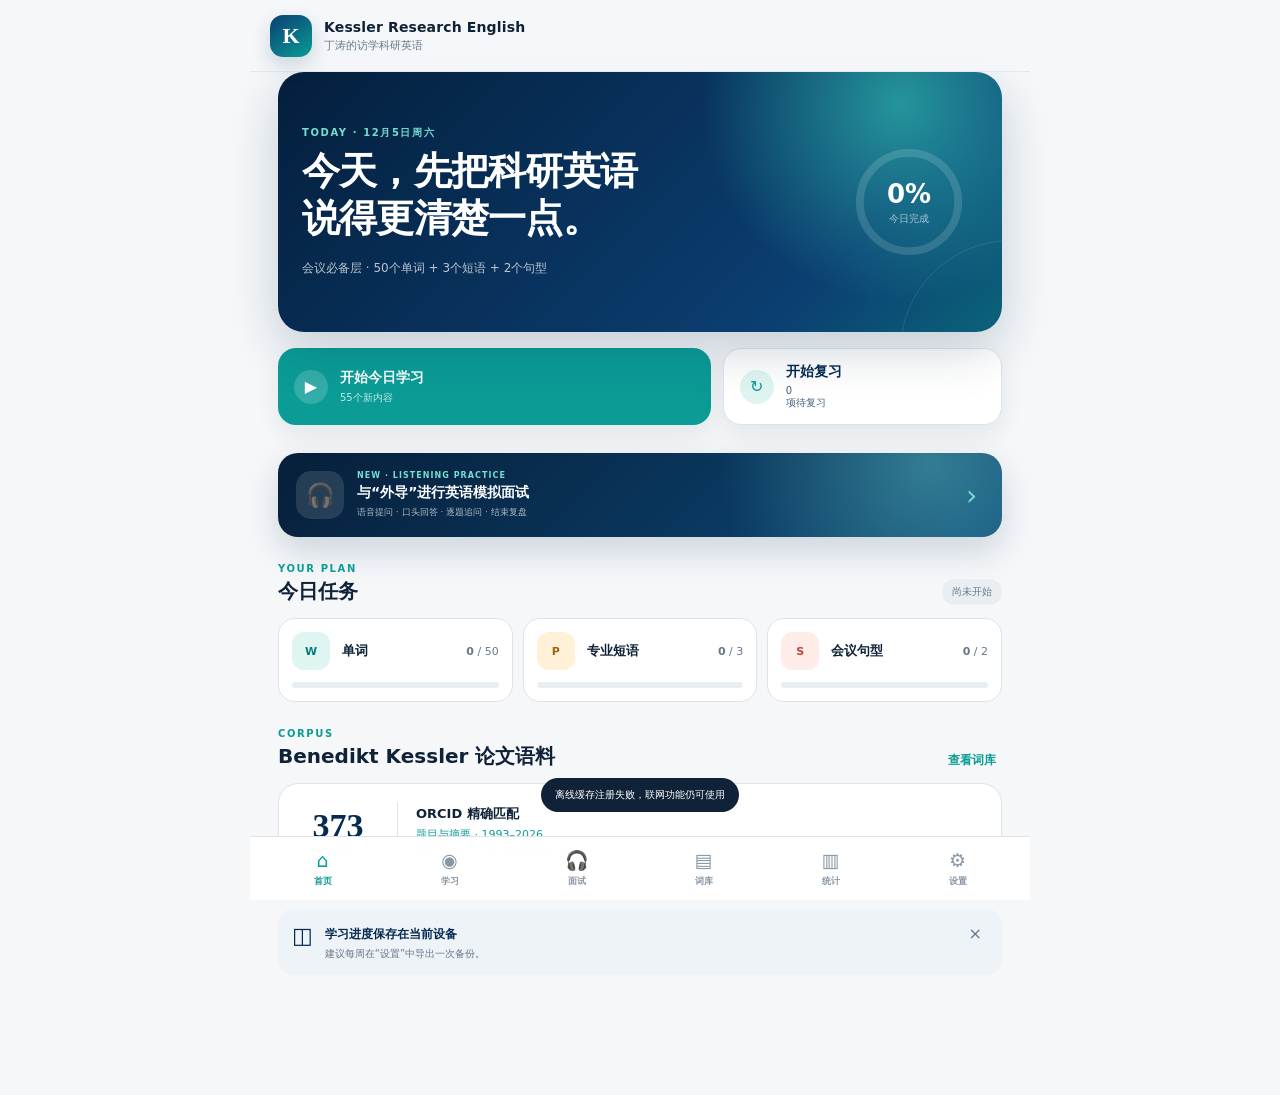
<file: app/index.html>
<!doctype html>
<html lang="zh-CN">
  <head>
    <meta charset="utf-8" />
    <meta name="viewport" content="width=device-width, initial-scale=1, viewport-fit=cover" />
    <meta name="theme-color" content="#062b52" />
    <meta name="description" content="从 Benedikt Kessler 论文语料构建的科研英语学习工具" />
    <link rel="manifest" href="./manifest.webmanifest" />
    <link rel="icon" href="./icons/icon-192.png" />
    <link rel="apple-touch-icon" href="./icons/icon-192.png" />
    <link rel="stylesheet" href="./styles.css?v=2026-08-08-1" />
    <title>Kessler Research English</title>
  </head>
  <body>
    <div class="app-shell">
      <header class="topbar">
        <div class="brand-mark" aria-hidden="true">K</div>
        <div class="brand-copy">
          <strong>Kessler Research English</strong>
          <span>丁涛的访学科研英语</span>
        </div>
        <button id="installButton" class="icon-button install-button" type="button" hidden aria-label="安装应用">
          <span aria-hidden="true">↓</span>
        </button>
      </header>

      <main id="mainContent">
        <section id="view-home" class="view is-active" data-view="home">
          <article class="hero-card">
            <div>
              <p class="eyebrow">TODAY · <span id="todayDate"></span></p>
              <h1>今天，先把科研英语<br />说得更清楚一点。</h1>
              <p class="hero-subtitle">会议必备层 · 50个单词 + 3个短语 + 2个句型</p>
            </div>
            <div class="progress-orbit" aria-label="今日进度">
              <svg viewBox="0 0 120 120" role="img">
                <circle class="orbit-track" cx="60" cy="60" r="50"></circle>
                <circle id="progressOrbit" class="orbit-value" cx="60" cy="60" r="50"></circle>
              </svg>
              <div class="orbit-label"><strong id="todayPercent">0%</strong><span>今日完成</span></div>
            </div>
          </article>

          <div class="home-actions">
            <button id="startTodayButton" class="primary-button" type="button">
              <span class="button-icon" aria-hidden="true">▶</span>
              <span><strong>开始今日学习</strong><small id="newItemsHint">55个新内容</small></span>
            </button>
            <button id="startReviewButton" class="secondary-button" type="button">
              <span class="button-icon review-icon" aria-hidden="true">↻</span>
              <span><strong>开始复习</strong><small><span id="dueReviewCount">0</span>项待复习</small></span>
            </button>
          </div>

          <button id="openInterviewButton" class="interview-entry" type="button" data-go="interview">
            <span class="interview-entry-icon" aria-hidden="true">🎧</span>
            <span class="interview-entry-copy">
              <small>NEW · LISTENING PRACTICE</small>
              <strong>与“外导”进行英语模拟面试</strong>
              <span>语音提问 · 口头回答 · 逐题追问 · 结束复盘</span>
            </span>
            <span class="interview-entry-arrow" aria-hidden="true">›</span>
          </button>

          <section class="section-block">
            <div class="section-heading">
              <div><p class="eyebrow">YOUR PLAN</p><h2>今日任务</h2></div>
              <span class="status-pill" id="planStatus">尚未开始</span>
            </div>
            <div class="task-grid">
              <article class="task-card" data-task-type="word">
                <span class="task-icon word-color">W</span>
                <div><strong>单词</strong><span><b id="wordProgress">0</b> / 50</span></div>
                <div class="mini-progress"><i id="wordBar"></i></div>
              </article>
              <article class="task-card" data-task-type="phrase">
                <span class="task-icon phrase-color">P</span>
                <div><strong>专业短语</strong><span><b id="phraseProgress">0</b> / 3</span></div>
                <div class="mini-progress"><i id="phraseBar"></i></div>
              </article>
              <article class="task-card" data-task-type="sentence">
                <span class="task-icon sentence-color">S</span>
                <div><strong>会议句型</strong><span><b id="sentenceProgress">0</b> / 2</span></div>
                <div class="mini-progress"><i id="sentenceBar"></i></div>
              </article>
            </div>
          </section>

          <section class="section-block">
            <div class="section-heading">
              <div><p class="eyebrow">CORPUS</p><h2>Benedikt Kessler 论文语料</h2></div>
              <button class="text-button" data-go="library" type="button">查看词库</button>
            </div>
            <article class="corpus-card">
              <div class="corpus-number"><strong id="paperCount">373</strong><span>篇核验论文</span></div>
              <div class="corpus-divider"></div>
              <div class="corpus-copy">
                <strong>ORCID 精确匹配</strong>
                <span>题目与摘要 · 1993–2026</span>
                <small>预印本、勘误、更正及无摘要记录已排除</small>
              </div>
            </article>
          </section>

          <aside class="backup-notice" id="backupNotice">
            <span aria-hidden="true">◫</span>
            <div><strong>学习进度保存在当前设备</strong><p>建议每周在“设置”中导出一次备份。</p></div>
            <button id="dismissBackup" type="button" aria-label="关闭提示">×</button>
          </aside>
        </section>

        <section id="view-interview" class="view" data-view="interview">
          <div class="page-heading interview-page-heading">
            <p class="eyebrow">OXFORD VISIT · LISTENING</p>
            <h1>英语模拟面试</h1>
            <p>Professor Kessler 角色模拟。问题默认不显示文字，请先听再回答。</p>
          </div>

          <section id="interviewIntro" class="interview-intro">
            <article class="interviewer-card">
              <div class="interviewer-avatar" aria-hidden="true">BK</div>
              <div>
                <p class="eyebrow">AI PRACTICE ROLE</p>
                <h2>Professor Benedikt Kessler</h2>
                <p>University of Oxford · Research-visit interview</p>
              </div>
            </article>

            <div class="interview-brief">
              <div><strong>约 12–16 个问题</strong><span>会根据回答追问</span></div>
              <div><strong>三档语速</strong><span>1.0× / 0.75× / 0.50×</span></div>
              <div><strong>不打断纠错</strong><span>结束后统一复盘</span></div>
            </div>

            <section class="interview-voice-options" aria-labelledby="interviewVoiceOptionsTitle">
              <div class="interview-option-heading">
                <div><p class="eyebrow">VOICE & SPEED</p><h3 id="interviewVoiceOptionsTitle">选择面试声音</h3></div>
                <span id="interviewVoiceStatus">正在读取英语男声…</span>
              </div>
              <div class="interview-speed-picker" id="interviewSpeedPicker" aria-label="面试语速">
                <button type="button" data-interview-rate="1">1.0×<small>正常</small></button>
                <button type="button" class="is-active" data-interview-rate="0.75">0.75×<small>推荐</small></button>
                <button type="button" data-interview-rate="0.5">0.50×<small>慢速</small></button>
              </div>
              <div class="interview-voice-picker">
                <label for="interviewVoiceSelect"><span>固定英国男声</span><select id="interviewVoiceSelect" aria-label="固定英国男声"></select></label>
                <button id="interviewVoicePreviewButton" type="button"><span aria-hidden="true">▶</span> 试听</button>
              </div>
              <p class="interview-voice-help">男声音频随网站提供，不再调用手机或电脑的系统女声。</p>
            </section>

            <div class="interview-topic-list">
              <strong>本轮覆盖</strong>
              <p>C. elegans lactylome · mass spectrometry · motivation · proposed visit · funding · availability</p>
            </div>

            <aside class="interview-device-note">
              <span aria-hidden="true">●</span>
              <p><strong>建议佩戴耳机</strong><br />首次使用麦克风时，请允许浏览器访问。语音转写不支持时仍可听题并手动输入。</p>
            </aside>

            <button id="interviewStartButton" class="interview-start-button" type="button">
              <span aria-hidden="true">▶</span> 开始模拟面试
            </button>
          </section>

          <section id="interviewSession" class="interview-session" hidden>
            <div class="interview-session-top">
              <button id="interviewExitButton" class="icon-button" type="button" aria-label="退出模拟面试">×</button>
              <div>
                <strong id="interviewQuestionNumber">Question 1</strong>
                <span id="interviewTopic">Introduction</span>
              </div>
              <button id="interviewEndButton" class="interview-end-button" type="button">结束</button>
            </div>
            <div class="session-progress interview-progress"><i id="interviewProgressBar"></i></div>

            <article class="interview-stage">
              <div class="interviewer-live">
                <div class="interviewer-avatar is-live" aria-hidden="true">BK</div>
                <div>
                  <strong>Professor Kessler</strong>
                  <span id="interviewStatus" aria-live="polite">准备提问…</span>
                </div>
                <div id="interviewWave" class="voice-wave" aria-hidden="true"><i></i><i></i><i></i><i></i><i></i></div>
              </div>

              <div id="interviewQuestionText" class="interview-question-text" hidden></div>

              <div class="interview-listen-controls">
                <button id="interviewRepeatButton" type="button"><span aria-hidden="true">↻</span> 按所选语速重播</button>
                <label class="interview-session-rate" for="interviewSessionRateSelect"><span>语速</span><select id="interviewSessionRateSelect"><option value="1">1.0×</option><option value="0.75" selected>0.75×</option><option value="0.5">0.50×</option></select></label>
                <button id="interviewShowTextButton" type="button"><span aria-hidden="true">Aa</span> 显示原文</button>
              </div>

              <div class="answer-panel">
                <div class="answer-panel-heading">
                  <div><p class="eyebrow">YOUR ANSWER</p><strong>请用英语口头回答</strong></div>
                  <span id="interviewTimer">00:00</span>
                </div>

                <button id="interviewMicButton" class="interview-mic-button" type="button">
                  <span class="mic-symbol" aria-hidden="true">●</span>
                  <strong id="interviewMicLabel">点击开始回答</strong>
                  <small>再次点击结束录音</small>
                </button>

                <label class="interview-transcript-label" for="interviewAnswerInput">
                  <span>语音转写（可以手动修改）</span>
                  <textarea id="interviewAnswerInput" rows="4" lang="en" spellcheck="true" placeholder="Your spoken answer will appear here…"></textarea>
                </label>
                <p id="interviewRecognitionNote" class="recognition-note"></p>

                <div class="interview-answer-actions">
                  <button id="interviewDidNotUnderstandButton" type="button">没听懂，再慢一点</button>
                  <button id="interviewSubmitButton" type="button" disabled>提交并听下一题 <span aria-hidden="true">›</span></button>
                </div>
              </div>
            </article>
          </section>

          <section id="interviewResult" class="interview-result" hidden>
            <article class="result-hero">
              <span aria-hidden="true">✓</span>
              <p class="eyebrow">INTERVIEW COMPLETE</p>
              <h2>本轮模拟完成</h2>
              <p id="interviewResultSummary"></p>
            </article>

            <article class="result-card">
              <p class="eyebrow">1 · LISTENING</p>
              <h3>没有听懂的问题</h3>
              <ul id="interviewMisunderstoodList"></ul>
            </article>
            <article class="result-card">
              <p class="eyebrow">2 · CLARITY</p>
              <h3>表达不够清楚的回答</h3>
              <ul id="interviewUnclearList"></ul>
            </article>
            <article class="result-card improve-card">
              <p class="eyebrow">3 · SENTENCES TO IMPROVE</p>
              <h3>建议重点练习的五句话</h3>
              <ol id="interviewSentenceList"></ol>
            </article>
            <div class="result-actions">
              <button id="interviewCopyButton" type="button">复制本轮复盘</button>
              <button id="interviewRestartButton" class="interview-start-button" type="button">再练一次</button>
            </div>
          </section>
        </section>

        <section id="view-learn" class="view" data-view="learn">
          <div class="learn-header">
            <button id="closeSessionButton" class="icon-button" type="button" aria-label="退出学习">×</button>
            <div class="session-title"><strong id="sessionTitle">今日学习</strong><span id="sessionCounter">0 / 0</span></div>
            <button id="flagButton" class="icon-button" type="button" aria-label="标记内容错误">⚑</button>
          </div>
          <div class="session-progress"><i id="sessionProgressBar"></i></div>

          <article id="learningCard" class="learning-card">
            <div class="card-meta">
              <span id="cardTypeBadge" class="type-badge word-color">单词</span>
              <span id="cardTheme">泛素</span>
              <span id="cardFrequency"></span>
            </div>
            <div class="card-term-block">
              <h2 id="cardTerm">ubiquitin</h2>
              <p id="cardIpa" class="ipa">/juːˈbɪkwɪtɪn/</p>
              <p id="cardSyllables" class="syllables">ubi·qui·tin</p>
            </div>

            <div class="audio-controls" aria-label="发音控制">
              <button id="speakSlowButton" type="button"><span aria-hidden="true">◖</span>慢速</button>
              <button id="speakNormalButton" class="audio-primary" type="button"><span aria-hidden="true">▶</span>正常</button>
              <button id="speakLoopButton" type="button"><span aria-hidden="true">↻</span>循环</button>
            </div>

            <button id="revealButton" class="reveal-button" type="button">点击显示中文与例句</button>
            <div id="cardAnswer" class="card-answer" hidden>
              <p id="cardChinese" class="chinese-meaning"></p>
              <div id="wordFamilyBlock" class="detail-row"><span>词族</span><p id="cardWordFamily"></p></div>
              <div class="example-block">
                <span>科研语境</span>
                <p id="cardExampleEnglish"></p>
                <p id="cardExampleChinese" class="example-chinese"></p>
              </div>
              <div id="sourceBlock" class="source-block">
                <span>来源论文</span>
                <a id="cardSourceLink" target="_blank" rel="noreferrer"><span id="cardSourceTitle"></span><small id="cardSourceDoi"></small></a>
              </div>
            </div>

            <div class="practice-tools">
              <button id="recordButton" type="button"><span aria-hidden="true">●</span><span id="recordLabel">录下我的发音</span></button>
              <button id="playRecordingButton" type="button" disabled><span aria-hidden="true">▶</span>回听</button>
              <button id="quizButton" type="button"><span aria-hidden="true">♪</span>听力小测</button>
            </div>
            <audio id="recordingPlayback" hidden></audio>
          </article>

          <div id="ratingPanel" class="rating-panel" hidden>
            <p>这项内容你记得怎么样？</p>
            <div class="rating-grid">
              <button type="button" data-rating="again"><strong>忘记</strong><span>稍后再来</span></button>
              <button type="button" data-rating="hard"><strong>困难</strong><span>明天</span></button>
              <button type="button" data-rating="good"><strong>认识</strong><span>间隔复习</span></button>
              <button type="button" data-rating="easy"><strong>熟练</strong><span>延长间隔</span></button>
            </div>
          </div>
        </section>

        <section id="view-library" class="view" data-view="library">
          <div class="page-heading"><p class="eyebrow">370 ITEMS</p><h1>会议必备词库</h1><p>来源可追溯，按会议相关性排序。</p></div>
          <label class="search-box"><span aria-hidden="true">⌕</span><input id="librarySearch" type="search" placeholder="搜索英文、中文或主题" /></label>
          <div class="filter-row" id="libraryFilters">
            <button type="button" class="is-active" data-filter="all">全部</button>
            <button type="button" data-filter="word">单词</button>
            <button type="button" data-filter="phrase">短语</button>
            <button type="button" data-filter="sentence">句型</button>
            <button type="button" data-filter="flagged">已标记</button>
          </div>
          <div id="libraryList" class="library-list" aria-live="polite"></div>
          <button id="loadMoreLibrary" class="load-more" type="button">显示更多</button>
        </section>

        <section id="view-stats" class="view" data-view="stats">
          <div class="page-heading"><p class="eyebrow">PROGRESS</p><h1>学习统计</h1><p>关注是否真正听懂，而不只是点击次数。</p></div>
          <div class="stats-grid">
            <article><span>连续学习</span><strong><b id="streakCount">0</b> 天</strong></article>
            <article><span>已接触</span><strong><b id="seenCount">0</b> 项</strong></article>
            <article><span>已掌握</span><strong><b id="masteredCount">0</b> 项</strong></article>
            <article><span>累计复习</span><strong><b id="reviewCount">0</b> 次</strong></article>
          </div>
          <section class="mastery-card">
            <div class="section-heading"><div><p class="eyebrow">MEETING TIER</p><h2>会议必备层</h2></div><strong id="masteryPercent">0%</strong></div>
            <div class="mastery-bar"><i id="masteryBar"></i></div>
            <p>达到约80%后，再逐步引入领域核心层。</p>
          </section>
          <section class="section-block">
            <div class="section-heading"><div><p class="eyebrow">BY TYPE</p><h2>分类掌握</h2></div></div>
            <div id="typeStats" class="type-stats"></div>
          </section>
          <section class="section-block">
            <div class="section-heading"><div><p class="eyebrow">RECENT</p><h2>最近7天</h2></div></div>
            <div id="weeklyChart" class="weekly-chart"></div>
          </section>
        </section>

        <section id="view-settings" class="view" data-view="settings">
          <div class="page-heading"><p class="eyebrow">SETTINGS</p><h1>设置与备份</h1><p>发音取决于当前设备安装的系统语音。</p></div>
          <section class="settings-card">
            <label for="voiceSelect"><span>英式语音</span><small id="voiceStatus">正在读取设备声音…</small></label>
            <select id="voiceSelect"></select>
            <div class="settings-row"><label for="slowRate"><span>慢速语速</span><small id="slowRateValue">0.72×</small></label><input id="slowRate" type="range" min="0.5" max="0.9" step="0.02" value="0.72" /></div>
            <button id="testVoiceButton" class="settings-action" type="button">试听当前语音</button>
          </section>
          <section class="settings-card">
            <div class="settings-copy"><strong>学习进度</strong><p>无需账户；进度只保存在当前浏览器。</p></div>
            <div class="settings-actions">
              <button id="exportButton" type="button">导出备份</button>
              <label class="file-button">导入备份<input id="importInput" type="file" accept="application/json" /></label>
            </div>
          </section>
          <section class="settings-card">
            <div class="settings-copy"><strong>内容质量</strong><p><span id="flaggedCount">0</span>项被标记。导出的备份中会保留标记。</p></div>
            <button id="exportFlagsButton" class="settings-action" type="button">导出错误标记</button>
          </section>
          <section class="settings-card about-card">
            <div class="settings-copy"><strong>语料与版权</strong><p>373篇论文由ORCID精确匹配并经类型、摘要和作者规则筛选。软件只展示派生学习内容，不批量转载摘要。部分英式音标来自Wiktionary（CC BY-SA 4.0），专业术语另经人工校正。</p></div>
            <a href="https://orcid.org/0000-0002-8160-2446" target="_blank" rel="noreferrer">查看Kessler的ORCID</a>
          </section>
          <button id="resetButton" class="danger-button" type="button">清除本设备学习进度</button>
          <p class="version-line">Kessler Research English · <span id="appVersion">2026.08.08</span></p>
        </section>
      </main>

      <nav class="bottom-nav" aria-label="主导航">
        <button class="is-active" type="button" data-go="home"><span aria-hidden="true">⌂</span><b>首页</b></button>
        <button type="button" data-go="learn"><span aria-hidden="true">◉</span><b>学习</b></button>
        <button type="button" data-go="interview"><span aria-hidden="true">🎧</span><b>面试</b></button>
        <button type="button" data-go="library"><span aria-hidden="true">▤</span><b>词库</b></button>
        <button type="button" data-go="stats"><span aria-hidden="true">▥</span><b>统计</b></button>
        <button type="button" data-go="settings"><span aria-hidden="true">⚙</span><b>设置</b></button>
      </nav>
    </div>

    <dialog id="quizDialog" class="quiz-dialog">
      <form method="dialog">
        <button class="dialog-close" value="cancel" aria-label="关闭">×</button>
        <p class="eyebrow">LISTENING QUIZ</p>
        <h2>你听到的是哪一项？</h2>
        <button id="quizReplayButton" class="quiz-speaker" type="button"><span aria-hidden="true">▶</span>再听一遍</button>
        <div id="quizOptions" class="quiz-options"></div>
        <p id="quizFeedback" class="quiz-feedback" aria-live="polite"></p>
      </form>
    </dialog>

    <div id="toast" class="toast" role="status" aria-live="polite"></div>
    <script src="./app.js?v=2026-08-08-1" defer></script>
    <script src="./interview.js?v=2026-08-08-1" defer></script>
  </body>
</html>
</file>
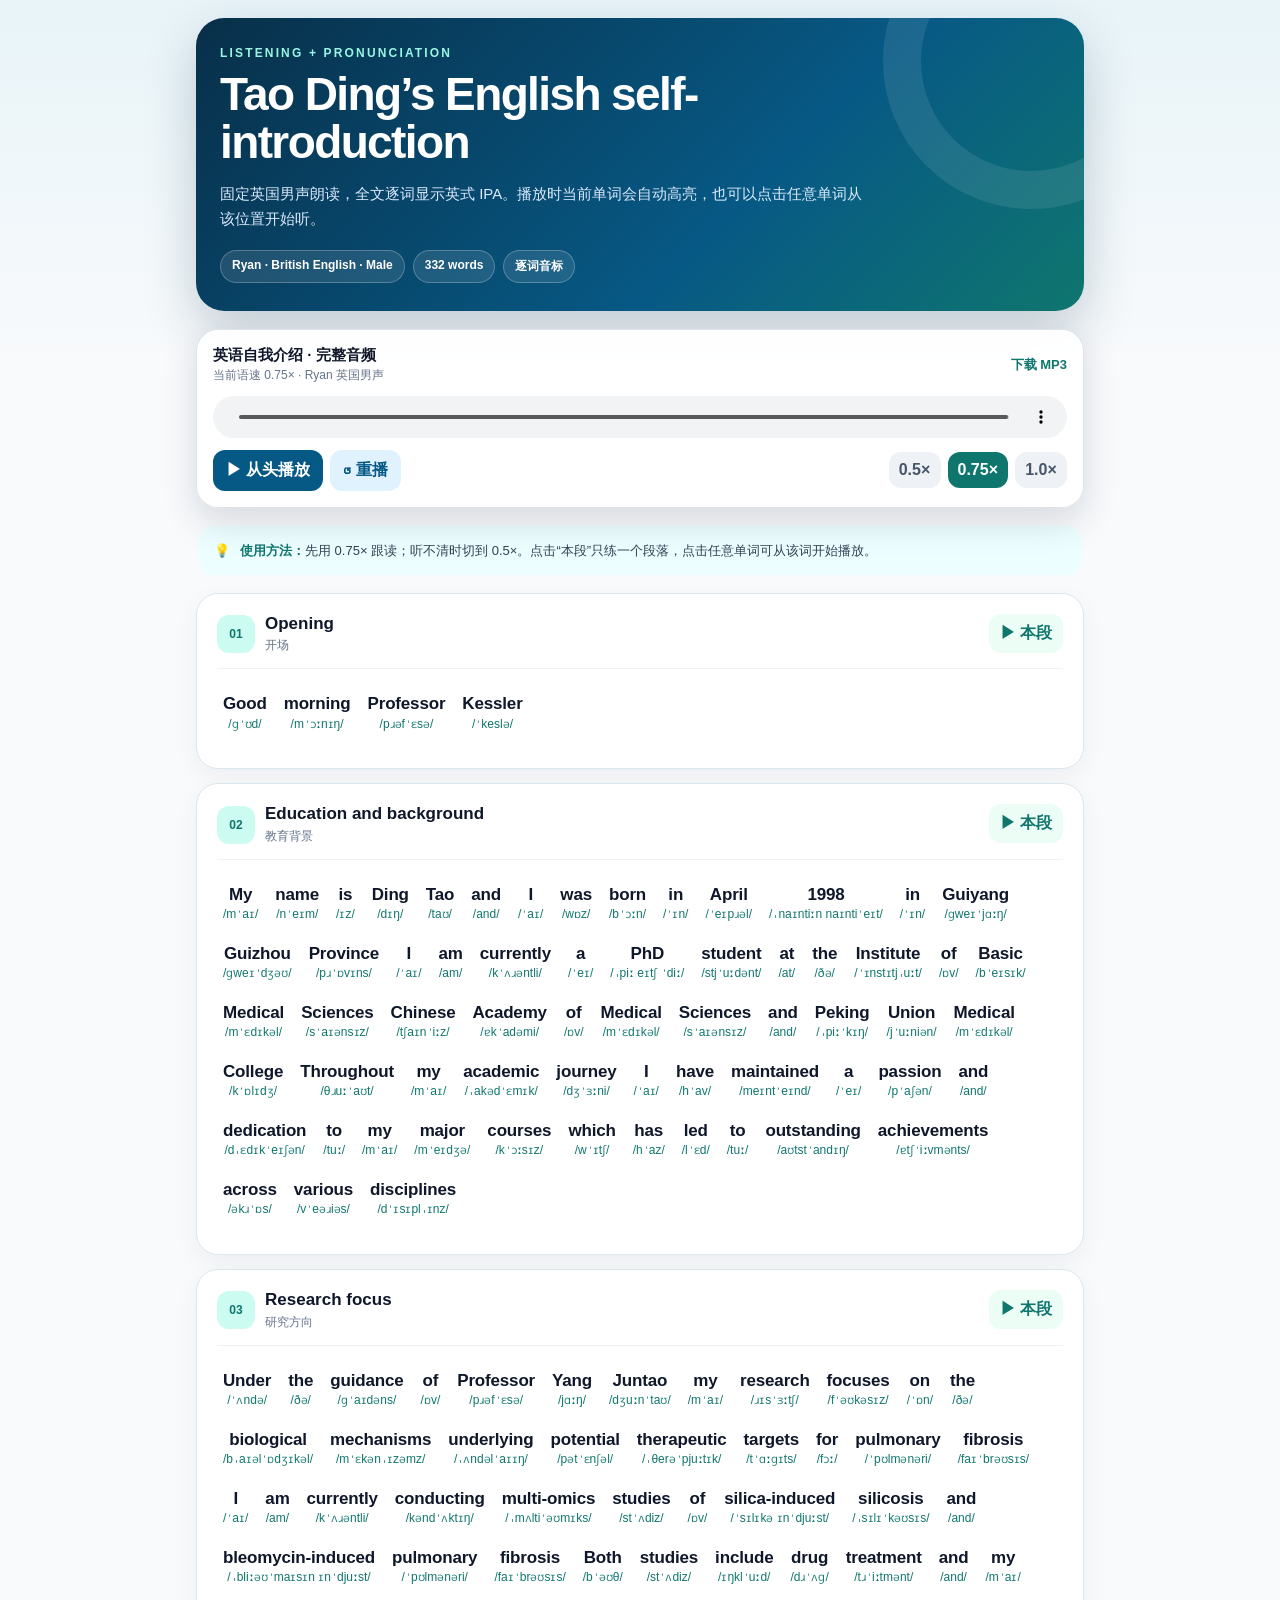
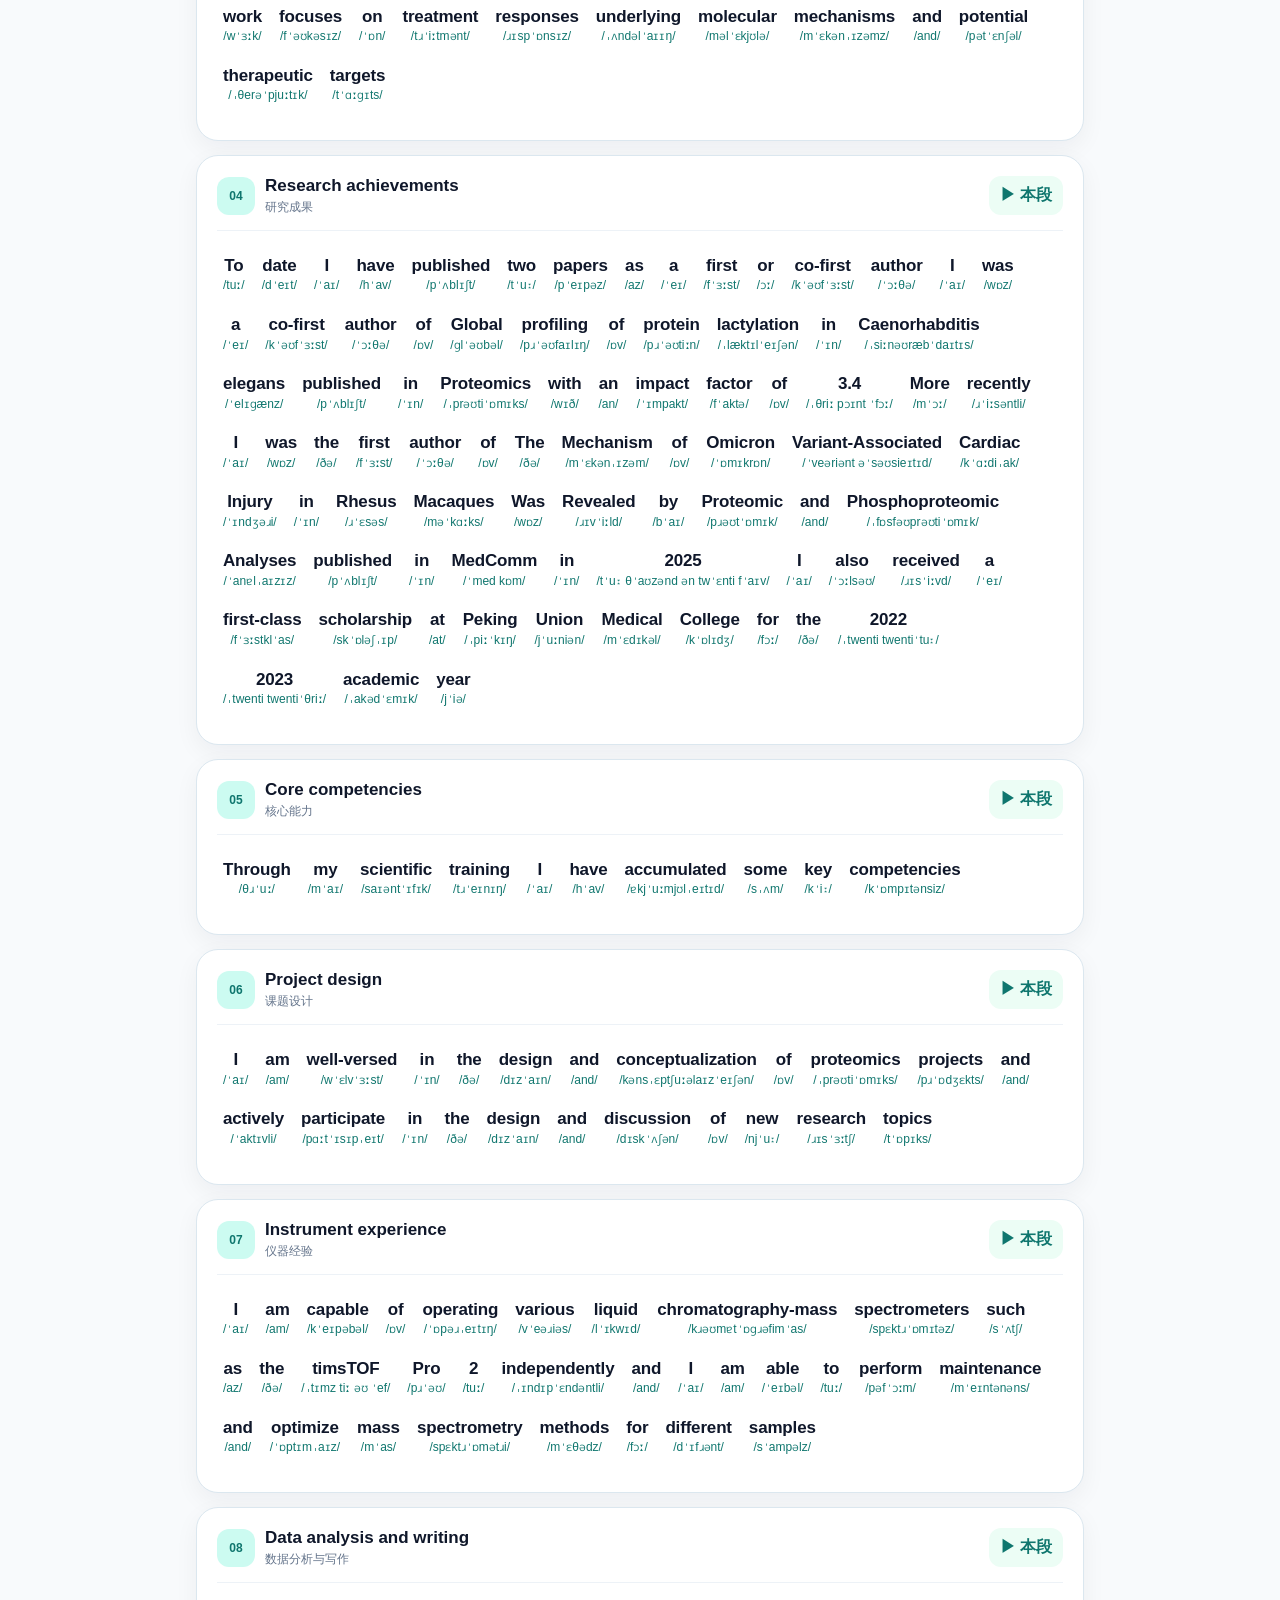
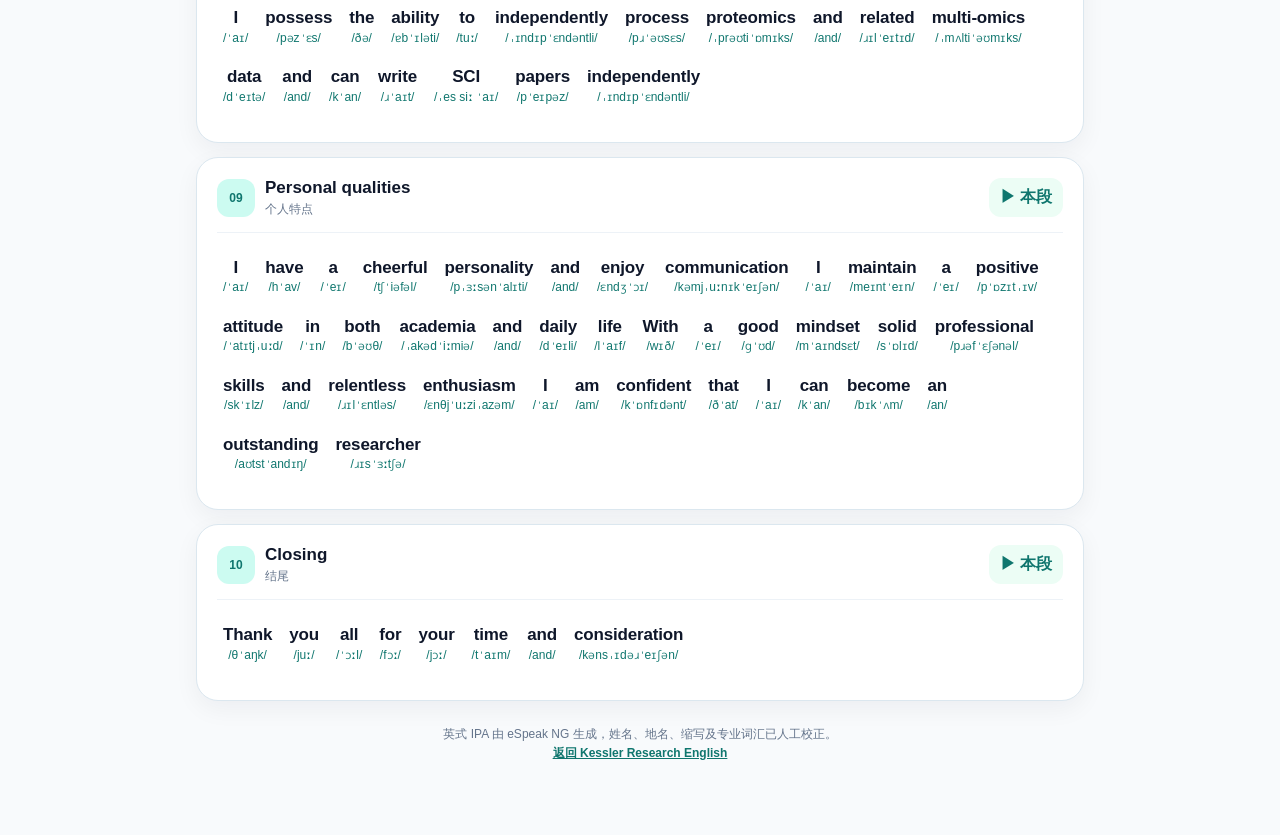
<file: app/self-introduction/index.html>
<!doctype html>
<html lang="zh-CN">
<head>
  <meta charset="utf-8">
  <meta name="viewport" content="width=device-width, initial-scale=1, viewport-fit=cover">
  <meta name="theme-color" content="#082f49">
  <meta name="description" content="Tao Ding English self-introduction with British male audio and word-by-word IPA">
  <link rel="icon" href="../icons/icon-192.png">
  <link rel="apple-touch-icon" href="../icons/icon-192.png">
  <title>Tao Ding · Self-introduction pronunciation player</title>
  <style>
    :root { --navy:#082f49; --blue:#075985; --teal:#0f766e; --mint:#ccfbf1; --ink:#0f172a; --muted:#64748b; --line:#dbe7ef; --paper:#f8fafc; --active:#fef3c7; }
    * { box-sizing:border-box; }
    html { scroll-behavior:smooth; }
    body { margin:0; color:var(--ink); background:linear-gradient(180deg,#e8f4f8 0,#f8fafc 360px); font-family:Inter,"Segoe UI",Arial,sans-serif; }
    button, audio, input { font:inherit; }
    .shell { width:min(920px,100%); margin:0 auto; padding:18px 16px 72px; }
    .hero { position:relative; overflow:hidden; padding:28px 24px; border-radius:28px; color:white; background:linear-gradient(135deg,#082f49,#075985 62%,#0f766e); box-shadow:0 20px 52px rgba(8,47,73,.22); }
    .hero::after { content:""; position:absolute; width:220px; height:220px; right:-95px; top:-105px; border:38px solid rgba(255,255,255,.09); border-radius:50%; }
    .eyebrow { margin:0 0 10px; color:#99f6e4; font-size:12px; font-weight:800; letter-spacing:.18em; text-transform:uppercase; }
    h1 { margin:0; max-width:680px; font-size:clamp(28px,7vw,46px); line-height:1.05; letter-spacing:-.035em; }
    .hero-copy { margin:14px 0 0; max-width:650px; color:#dbeafe; font-size:15px; line-height:1.7; }
    .badges { display:flex; flex-wrap:wrap; gap:8px; margin-top:18px; }
    .badge { padding:7px 11px; border:1px solid rgba(255,255,255,.24); border-radius:999px; background:rgba(255,255,255,.1); font-size:12px; font-weight:700; }
    .player { position:sticky; z-index:20; top:8px; margin:18px 0; padding:16px; border:1px solid rgba(148,163,184,.3); border-radius:22px; background:rgba(255,255,255,.94); box-shadow:0 14px 36px rgba(15,23,42,.14); backdrop-filter:blur(14px); }
    .player-top { display:flex; align-items:center; justify-content:space-between; gap:12px; margin-bottom:12px; }
    .player-title strong { display:block; font-size:15px; }
    .player-title span { color:var(--muted); font-size:12px; }
    .download { color:var(--teal); font-size:13px; font-weight:800; text-decoration:none; }
    audio { display:block; width:100%; height:42px; }
    .controls { display:flex; flex-wrap:wrap; align-items:center; justify-content:space-between; gap:10px; margin-top:12px; }
    .action-row, .rate-row { display:flex; align-items:center; gap:7px; }
    .action, .rate, .play-paragraph { border:0; border-radius:12px; cursor:pointer; font-weight:800; }
    .action { padding:10px 13px; color:white; background:var(--blue); }
    .action.secondary { color:var(--blue); background:#e0f2fe; }
    .rate { min-width:52px; padding:9px 10px; color:#475569; background:#eef2f7; }
    .rate.is-active { color:white; background:var(--teal); }
    .instructions { display:flex; gap:10px; align-items:flex-start; margin:18px 2px; padding:14px 16px; color:#334155; border-radius:16px; background:#ecfeff; font-size:13px; line-height:1.65; }
    .instructions strong { color:var(--teal); }
    .paragraph-list { display:grid; gap:14px; }
    .paragraph-card { padding:20px; border:1px solid var(--line); border-radius:22px; background:white; box-shadow:0 8px 24px rgba(15,23,42,.05); transition:.2s ease; }
    .paragraph-card.is-active { border-color:#14b8a6; box-shadow:0 0 0 3px rgba(20,184,166,.12),0 12px 28px rgba(15,23,42,.08); }
    .paragraph-header { display:flex; align-items:flex-start; justify-content:space-between; gap:16px; padding-bottom:14px; border-bottom:1px solid #edf2f7; }
    .paragraph-header > div { display:grid; grid-template-columns:auto 1fr; column-gap:10px; align-items:center; }
    .paragraph-number { grid-row:1/3; display:grid; place-items:center; width:38px; height:38px; border-radius:12px; color:var(--teal); background:var(--mint); font-size:12px; font-weight:900; }
    .paragraph-header h2 { margin:0; font-size:17px; line-height:1.2; }
    .paragraph-header p { margin:3px 0 0; color:var(--muted); font-size:12px; }
    .play-paragraph { flex:0 0 auto; padding:9px 11px; color:var(--teal); background:#ecfdf5; }
    .annotated-text { margin:18px 0 2px; font-family:"Segoe UI",Arial,sans-serif; font-size:0; line-height:1.2; }
    .annotated-text > .word-unit { margin-right:5px; margin-bottom:10px; }
    .word-unit { display:inline-flex; flex-direction:column; align-items:center; vertical-align:top; min-height:48px; padding:5px 5px 4px; color:inherit; border:1px solid transparent; border-radius:9px; background:transparent; cursor:pointer; transition:.12s ease; }
    .word-unit:hover, .word-unit:focus-visible { border-color:#99f6e4; background:#f0fdfa; outline:none; }
    .word-unit.is-active { color:#713f12; border-color:#f59e0b; background:var(--active); transform:translateY(-1px); }
    .word-text { font-size:17px; font-weight:650; line-height:1.25; letter-spacing:-.01em; }
    .word-ipa { margin-top:3px; color:#0f766e; font-family:"Segoe UI",Arial,sans-serif; font-size:12px; font-weight:500; line-height:1.15; white-space:nowrap; }
    .word-unit.is-active .word-ipa { color:#92400e; }
    .footer { margin:24px 0 0; color:var(--muted); text-align:center; font-size:12px; line-height:1.6; }
    .footer a { color:var(--teal); font-weight:700; }
    @media (max-width:560px) {
      .shell { padding:10px 10px 56px; }
      .hero { padding:24px 20px; border-radius:22px; }
      .player { position:static; top:auto; margin:12px 0; padding:13px; border-radius:18px; }
      .player-top { align-items:flex-start; }
      .controls { align-items:flex-start; }
      .paragraph-card { padding:16px 13px; border-radius:18px; }
      .paragraph-header { gap:8px; }
      .play-paragraph { padding:8px 9px; font-size:12px; }
      .annotated-text > .word-unit { margin-right:3px; margin-bottom:8px; }
      .word-unit { padding:4px 3px; }
      .word-text { font-size:16px; }
      .word-ipa { font-size:12px; }
    }
    @media (prefers-reduced-motion:reduce) { * { scroll-behavior:auto!important; transition:none!important; } }
  </style>
</head>
<body>
  <main class="shell">
    <section class="hero">
      <p class="eyebrow">Listening + Pronunciation</p>
      <h1>Tao Ding’s English self-introduction</h1>
      <p class="hero-copy">固定英国男声朗读，全文逐词显示英式 IPA。播放时当前单词会自动高亮，也可以点击任意单词从该位置开始听。</p>
      <div class="badges"><span class="badge">Ryan · British English · Male</span><span class="badge">332 words</span><span class="badge">逐词音标</span></div>
    </section>

    <section class="player" aria-label="音频播放器">
      <div class="player-top"><div class="player-title"><strong>英语自我介绍 · 完整音频</strong><span id="statusText">默认 0.75×，适合听力训练</span></div><a class="download" href="./self-introduction.mp3" download>下载 MP3</a></div>
      <audio id="audio" controls preload="metadata" src="./self-introduction.mp3"></audio>
      <div class="controls">
        <div class="action-row"><button class="action" id="playAll" type="button">▶ 从头播放</button><button class="action secondary" id="restart" type="button">↺ 重播</button></div>
        <div class="rate-row" aria-label="语速"><button class="rate" type="button" data-rate="0.5">0.5×</button><button class="rate is-active" type="button" data-rate="0.75">0.75×</button><button class="rate" type="button" data-rate="1">1.0×</button></div>
      </div>
    </section>

    <aside class="instructions"><span aria-hidden="true">💡</span><div><strong>使用方法：</strong>先用 0.75× 跟读；听不清时切到 0.5×。点击“本段”只练一个段落，点击任意单词可从该词开始播放。</div></aside>
    <section class="paragraph-list" aria-label="逐词音标文本"><article class="paragraph-card" data-paragraph="0">
  <header class="paragraph-header">
    <div><span class="paragraph-number">01</span>
      <h2>Opening</h2><p>开场</p></div>
    <button class="play-paragraph" type="button" data-start="0.1" data-end="2.812" aria-label="播放本段">▶ 本段</button>
  </header>
  <p class="annotated-text"><button class="word-unit" type="button" data-word-index="0" data-start="0.1" data-end="0.312" aria-label="Good, ɡˈʊd"><span class="word-text">Good</span><span class="word-ipa">/ɡˈʊd/</span></button> <button class="word-unit" type="button" data-word-index="1" data-start="0.312" data-end="0.963" aria-label="morning, mˈɔːnɪŋ"><span class="word-text">morning</span><span class="word-ipa">/mˈɔːnɪŋ/</span></button>, <button class="word-unit" type="button" data-word-index="2" data-start="0.963" data-end="1.413" aria-label="Professor, pɹəfˈɛsə"><span class="word-text">Professor</span><span class="word-ipa">/pɹəfˈɛsə/</span></button> <button class="word-unit" type="button" data-word-index="3" data-start="1.413" data-end="2.812" aria-label="Kessler, ˈkeslə"><span class="word-text">Kessler</span><span class="word-ipa">/ˈkeslə/</span></button>.</p>
</article>
<article class="paragraph-card" data-paragraph="1">
  <header class="paragraph-header">
    <div><span class="paragraph-number">02</span>
      <h2>Education and background</h2><p>教育背景</p></div>
    <button class="play-paragraph" type="button" data-start="2.812" data-end="28.087" aria-label="播放本段">▶ 本段</button>
  </header>
  <p class="annotated-text"><button class="word-unit" type="button" data-word-index="4" data-start="2.812" data-end="3.062" aria-label="My, mˈaɪ"><span class="word-text">My</span><span class="word-ipa">/mˈaɪ/</span></button> <button class="word-unit" type="button" data-word-index="5" data-start="3.062" data-end="3.375" aria-label="name, nˈeɪm"><span class="word-text">name</span><span class="word-ipa">/nˈeɪm/</span></button> <button class="word-unit" type="button" data-word-index="6" data-start="3.375" data-end="3.5" aria-label="is, ɪz"><span class="word-text">is</span><span class="word-ipa">/ɪz/</span></button> <button class="word-unit" type="button" data-word-index="7" data-start="3.5" data-end="3.763" aria-label="Ding, dɪŋ"><span class="word-text">Ding</span><span class="word-ipa">/dɪŋ/</span></button> <button class="word-unit" type="button" data-word-index="8" data-start="3.763" data-end="4.375" aria-label="Tao, taʊ"><span class="word-text">Tao</span><span class="word-ipa">/taʊ/</span></button>, <button class="word-unit" type="button" data-word-index="9" data-start="4.375" data-end="4.513" aria-label="and, and"><span class="word-text">and</span><span class="word-ipa">/and/</span></button> <button class="word-unit" type="button" data-word-index="10" data-start="4.513" data-end="4.6" aria-label="I, ˈaɪ"><span class="word-text">I</span><span class="word-ipa">/ˈaɪ/</span></button> <button class="word-unit" type="button" data-word-index="11" data-start="4.6" data-end="4.775" aria-label="was, wɒz"><span class="word-text">was</span><span class="word-ipa">/wɒz/</span></button> <button class="word-unit" type="button" data-word-index="12" data-start="4.775" data-end="5.05" aria-label="born, bˈɔːn"><span class="word-text">born</span><span class="word-ipa">/bˈɔːn/</span></button> <button class="word-unit" type="button" data-word-index="13" data-start="5.05" data-end="5.213" aria-label="in, ˈɪn"><span class="word-text">in</span><span class="word-ipa">/ˈɪn/</span></button> <button class="word-unit" type="button" data-word-index="14" data-start="5.213" data-end="5.956" aria-label="April, ˈeɪpɹəl"><span class="word-text">April</span><span class="word-ipa">/ˈeɪpɹəl/</span></button> <button class="word-unit" type="button" data-word-index="15" data-start="5.956" data-end="6.562" aria-label="1998, ˌnaɪntiːn naɪntiˈeɪt"><span class="word-text">1998</span><span class="word-ipa">/ˌnaɪntiːn naɪntiˈeɪt/</span></button> <button class="word-unit" type="button" data-word-index="16" data-start="6.562" data-end="6.7" aria-label="in, ˈɪn"><span class="word-text">in</span><span class="word-ipa">/ˈɪn/</span></button> <button class="word-unit" type="button" data-word-index="17" data-start="6.7" data-end="7.513" aria-label="Guiyang, ɡweɪˈjɑːŋ"><span class="word-text">Guiyang</span><span class="word-ipa">/ɡweɪˈjɑːŋ/</span></button>, <button class="word-unit" type="button" data-word-index="18" data-start="7.513" data-end="8.012" aria-label="Guizhou, ɡweɪˈdʒəʊ"><span class="word-text">Guizhou</span><span class="word-ipa">/ɡweɪˈdʒəʊ/</span></button> <button class="word-unit" type="button" data-word-index="19" data-start="8.012" data-end="9.475" aria-label="Province, pɹˈɒvɪns"><span class="word-text">Province</span><span class="word-ipa">/pɹˈɒvɪns/</span></button>. <button class="word-unit" type="button" data-word-index="20" data-start="9.475" data-end="9.637" aria-label="I, ˈaɪ"><span class="word-text">I</span><span class="word-ipa">/ˈaɪ/</span></button> <button class="word-unit" type="button" data-word-index="21" data-start="9.637" data-end="9.762" aria-label="am, am"><span class="word-text">am</span><span class="word-ipa">/am/</span></button> <button class="word-unit" type="button" data-word-index="22" data-start="9.762" data-end="10.213" aria-label="currently, kˈʌɹəntli"><span class="word-text">currently</span><span class="word-ipa">/kˈʌɹəntli/</span></button> <button class="word-unit" type="button" data-word-index="23" data-start="10.213" data-end="10.3" aria-label="a, ˈeɪ"><span class="word-text">a</span><span class="word-ipa">/ˈeɪ/</span></button> <button class="word-unit" type="button" data-word-index="24" data-start="10.3" data-end="10.925" aria-label="PhD, ˌpiː eɪtʃ ˈdiː"><span class="word-text">PhD</span><span class="word-ipa">/ˌpiː eɪtʃ ˈdiː/</span></button> <button class="word-unit" type="button" data-word-index="25" data-start="10.925" data-end="11.375" aria-label="student, stjˈuːdənt"><span class="word-text">student</span><span class="word-ipa">/stjˈuːdənt/</span></button> <button class="word-unit" type="button" data-word-index="26" data-start="11.375" data-end="11.45" aria-label="at, at"><span class="word-text">at</span><span class="word-ipa">/at/</span></button> <button class="word-unit" type="button" data-word-index="27" data-start="11.45" data-end="11.562" aria-label="the, ðə"><span class="word-text">the</span><span class="word-ipa">/ðə/</span></button> <button class="word-unit" type="button" data-word-index="28" data-start="11.562" data-end="12.1" aria-label="Institute, ˈɪnstɪtjˌuːt"><span class="word-text">Institute</span><span class="word-ipa">/ˈɪnstɪtjˌuːt/</span></button> <button class="word-unit" type="button" data-word-index="29" data-start="12.1" data-end="12.225" aria-label="of, ɒv"><span class="word-text">of</span><span class="word-ipa">/ɒv/</span></button> <button class="word-unit" type="button" data-word-index="30" data-start="12.225" data-end="12.625" aria-label="Basic, bˈeɪsɪk"><span class="word-text">Basic</span><span class="word-ipa">/bˈeɪsɪk/</span></button> <button class="word-unit" type="button" data-word-index="31" data-start="12.625" data-end="13.0" aria-label="Medical, mˈɛdɪkəl"><span class="word-text">Medical</span><span class="word-ipa">/mˈɛdɪkəl/</span></button> <button class="word-unit" type="button" data-word-index="32" data-start="13.0" data-end="13.838" aria-label="Sciences, sˈaɪənsɪz"><span class="word-text">Sciences</span><span class="word-ipa">/sˈaɪənsɪz/</span></button>, <button class="word-unit" type="button" data-word-index="33" data-start="13.838" data-end="14.325" aria-label="Chinese, tʃaɪnˈiːz"><span class="word-text">Chinese</span><span class="word-ipa">/tʃaɪnˈiːz/</span></button> <button class="word-unit" type="button" data-word-index="34" data-start="14.325" data-end="14.825" aria-label="Academy, ɐkˈadəmi"><span class="word-text">Academy</span><span class="word-ipa">/ɐkˈadəmi/</span></button> <button class="word-unit" type="button" data-word-index="35" data-start="14.825" data-end="14.963" aria-label="of, ɒv"><span class="word-text">of</span><span class="word-ipa">/ɒv/</span></button> <button class="word-unit" type="button" data-word-index="36" data-start="14.963" data-end="15.35" aria-label="Medical, mˈɛdɪkəl"><span class="word-text">Medical</span><span class="word-ipa">/mˈɛdɪkəl/</span></button> <button class="word-unit" type="button" data-word-index="37" data-start="15.35" data-end="15.95" aria-label="Sciences, sˈaɪənsɪz"><span class="word-text">Sciences</span><span class="word-ipa">/sˈaɪənsɪz/</span></button> <button class="word-unit" type="button" data-word-index="38" data-start="15.95" data-end="16.087" aria-label="and, and"><span class="word-text">and</span><span class="word-ipa">/and/</span></button> <button class="word-unit" type="button" data-word-index="39" data-start="16.087" data-end="16.438" aria-label="Peking, ˌpiːˈkɪŋ"><span class="word-text">Peking</span><span class="word-ipa">/ˌpiːˈkɪŋ/</span></button> <button class="word-unit" type="button" data-word-index="40" data-start="16.438" data-end="16.8" aria-label="Union, jˈuːniən"><span class="word-text">Union</span><span class="word-ipa">/jˈuːniən/</span></button> <button class="word-unit" type="button" data-word-index="41" data-start="16.8" data-end="17.163" aria-label="Medical, mˈɛdɪkəl"><span class="word-text">Medical</span><span class="word-ipa">/mˈɛdɪkəl/</span></button> <button class="word-unit" type="button" data-word-index="42" data-start="17.163" data-end="18.512" aria-label="College, kˈɒlɪdʒ"><span class="word-text">College</span><span class="word-ipa">/kˈɒlɪdʒ/</span></button>. <button class="word-unit" type="button" data-word-index="43" data-start="18.512" data-end="18.975" aria-label="Throughout, θɹuːˈaʊt"><span class="word-text">Throughout</span><span class="word-ipa">/θɹuːˈaʊt/</span></button> <button class="word-unit" type="button" data-word-index="44" data-start="18.975" data-end="19.2" aria-label="my, mˈaɪ"><span class="word-text">my</span><span class="word-ipa">/mˈaɪ/</span></button> <button class="word-unit" type="button" data-word-index="45" data-start="19.2" data-end="19.812" aria-label="academic, ˌakədˈɛmɪk"><span class="word-text">academic</span><span class="word-ipa">/ˌakədˈɛmɪk/</span></button> <button class="word-unit" type="button" data-word-index="46" data-start="19.812" data-end="20.35" aria-label="journey, dʒˈɜːni"><span class="word-text">journey</span><span class="word-ipa">/dʒˈɜːni/</span></button>, <button class="word-unit" type="button" data-word-index="47" data-start="20.35" data-end="20.45" aria-label="I, ˈaɪ"><span class="word-text">I</span><span class="word-ipa">/ˈaɪ/</span></button> <button class="word-unit" type="button" data-word-index="48" data-start="20.45" data-end="20.625" aria-label="have, hˈav"><span class="word-text">have</span><span class="word-ipa">/hˈav/</span></button> <button class="word-unit" type="button" data-word-index="49" data-start="20.625" data-end="21.125" aria-label="maintained, meɪntˈeɪnd"><span class="word-text">maintained</span><span class="word-ipa">/meɪntˈeɪnd/</span></button> <button class="word-unit" type="button" data-word-index="50" data-start="21.125" data-end="21.188" aria-label="a, ˈeɪ"><span class="word-text">a</span><span class="word-ipa">/ˈeɪ/</span></button> <button class="word-unit" type="button" data-word-index="51" data-start="21.188" data-end="21.6" aria-label="passion, pˈaʃən"><span class="word-text">passion</span><span class="word-ipa">/pˈaʃən/</span></button> <button class="word-unit" type="button" data-word-index="52" data-start="21.6" data-end="21.738" aria-label="and, and"><span class="word-text">and</span><span class="word-ipa">/and/</span></button> <button class="word-unit" type="button" data-word-index="53" data-start="21.738" data-end="22.337" aria-label="dedication, dˌɛdɪkˈeɪʃən"><span class="word-text">dedication</span><span class="word-ipa">/dˌɛdɪkˈeɪʃən/</span></button> <button class="word-unit" type="button" data-word-index="54" data-start="22.337" data-end="22.45" aria-label="to, tuː"><span class="word-text">to</span><span class="word-ipa">/tuː/</span></button> <button class="word-unit" type="button" data-word-index="55" data-start="22.45" data-end="22.625" aria-label="my, mˈaɪ"><span class="word-text">my</span><span class="word-ipa">/mˈaɪ/</span></button> <button class="word-unit" type="button" data-word-index="56" data-start="22.625" data-end="23.0" aria-label="major, mˈeɪdʒə"><span class="word-text">major</span><span class="word-ipa">/mˈeɪdʒə/</span></button> <button class="word-unit" type="button" data-word-index="57" data-start="23.0" data-end="23.725" aria-label="courses, kˈɔːsɪz"><span class="word-text">courses</span><span class="word-ipa">/kˈɔːsɪz/</span></button>, <button class="word-unit" type="button" data-word-index="58" data-start="23.725" data-end="23.887" aria-label="which, wˈɪtʃ"><span class="word-text">which</span><span class="word-ipa">/wˈɪtʃ/</span></button> <button class="word-unit" type="button" data-word-index="59" data-start="23.887" data-end="24.05" aria-label="has, hˈaz"><span class="word-text">has</span><span class="word-ipa">/hˈaz/</span></button> <button class="word-unit" type="button" data-word-index="60" data-start="24.05" data-end="24.275" aria-label="led, lˈɛd"><span class="word-text">led</span><span class="word-ipa">/lˈɛd/</span></button> <button class="word-unit" type="button" data-word-index="61" data-start="24.275" data-end="24.375" aria-label="to, tuː"><span class="word-text">to</span><span class="word-ipa">/tuː/</span></button> <button class="word-unit" type="button" data-word-index="62" data-start="24.375" data-end="25.025" aria-label="outstanding, aʊtstˈandɪŋ"><span class="word-text">outstanding</span><span class="word-ipa">/aʊtstˈandɪŋ/</span></button> <button class="word-unit" type="button" data-word-index="63" data-start="25.025" data-end="25.587" aria-label="achievements, ɐtʃˈiːvmənts"><span class="word-text">achievements</span><span class="word-ipa">/ɐtʃˈiːvmənts/</span></button> <button class="word-unit" type="button" data-word-index="64" data-start="25.587" data-end="25.975" aria-label="across, əkɹˈɒs"><span class="word-text">across</span><span class="word-ipa">/əkɹˈɒs/</span></button> <button class="word-unit" type="button" data-word-index="65" data-start="25.975" data-end="26.488" aria-label="various, vˈeəɹiəs"><span class="word-text">various</span><span class="word-ipa">/vˈeəɹiəs/</span></button> <button class="word-unit" type="button" data-word-index="66" data-start="26.488" data-end="28.087" aria-label="disciplines, dˈɪsɪplˌɪnz"><span class="word-text">disciplines</span><span class="word-ipa">/dˈɪsɪplˌɪnz/</span></button>.</p>
</article>
<article class="paragraph-card" data-paragraph="2">
  <header class="paragraph-header">
    <div><span class="paragraph-number">03</span>
      <h2>Research focus</h2><p>研究方向</p></div>
    <button class="play-paragraph" type="button" data-start="28.087" data-end="54.388" aria-label="播放本段">▶ 本段</button>
  </header>
  <p class="annotated-text"><button class="word-unit" type="button" data-word-index="67" data-start="28.087" data-end="28.375" aria-label="Under, ˈʌndə"><span class="word-text">Under</span><span class="word-ipa">/ˈʌndə/</span></button> <button class="word-unit" type="button" data-word-index="68" data-start="28.375" data-end="28.488" aria-label="the, ðə"><span class="word-text">the</span><span class="word-ipa">/ðə/</span></button> <button class="word-unit" type="button" data-word-index="69" data-start="28.488" data-end="28.938" aria-label="guidance, ɡˈaɪdəns"><span class="word-text">guidance</span><span class="word-ipa">/ɡˈaɪdəns/</span></button> <button class="word-unit" type="button" data-word-index="70" data-start="28.938" data-end="29.038" aria-label="of, ɒv"><span class="word-text">of</span><span class="word-ipa">/ɒv/</span></button> <button class="word-unit" type="button" data-word-index="71" data-start="29.038" data-end="29.488" aria-label="Professor, pɹəfˈɛsə"><span class="word-text">Professor</span><span class="word-ipa">/pɹəfˈɛsə/</span></button> <button class="word-unit" type="button" data-word-index="72" data-start="29.488" data-end="29.788" aria-label="Yang, jɑːŋ"><span class="word-text">Yang</span><span class="word-ipa">/jɑːŋ/</span></button> <button class="word-unit" type="button" data-word-index="73" data-start="29.788" data-end="30.6" aria-label="Juntao, dʒuːnˈtaʊ"><span class="word-text">Juntao</span><span class="word-ipa">/dʒuːnˈtaʊ/</span></button>, <button class="word-unit" type="button" data-word-index="74" data-start="30.6" data-end="30.75" aria-label="my, mˈaɪ"><span class="word-text">my</span><span class="word-ipa">/mˈaɪ/</span></button> <button class="word-unit" type="button" data-word-index="75" data-start="30.75" data-end="31.288" aria-label="research, ɹɪsˈɜːtʃ"><span class="word-text">research</span><span class="word-ipa">/ɹɪsˈɜːtʃ/</span></button> <button class="word-unit" type="button" data-word-index="76" data-start="31.288" data-end="31.825" aria-label="focuses, fˈəʊkəsɪz"><span class="word-text">focuses</span><span class="word-ipa">/fˈəʊkəsɪz/</span></button> <button class="word-unit" type="button" data-word-index="77" data-start="31.825" data-end="31.925" aria-label="on, ˈɒn"><span class="word-text">on</span><span class="word-ipa">/ˈɒn/</span></button> <button class="word-unit" type="button" data-word-index="78" data-start="31.925" data-end="32.038" aria-label="the, ðə"><span class="word-text">the</span><span class="word-ipa">/ðə/</span></button> <button class="word-unit" type="button" data-word-index="79" data-start="32.038" data-end="32.725" aria-label="biological, bˌaɪəlˈɒdʒɪkəl"><span class="word-text">biological</span><span class="word-ipa">/bˌaɪəlˈɒdʒɪkəl/</span></button> <button class="word-unit" type="button" data-word-index="80" data-start="32.725" data-end="33.312" aria-label="mechanisms, mˈɛkənˌɪzəmz"><span class="word-text">mechanisms</span><span class="word-ipa">/mˈɛkənˌɪzəmz/</span></button> <button class="word-unit" type="button" data-word-index="81" data-start="33.312" data-end="33.8" aria-label="underlying, ˌʌndəlˈaɪɪŋ"><span class="word-text">underlying</span><span class="word-ipa">/ˌʌndəlˈaɪɪŋ/</span></button> <button class="word-unit" type="button" data-word-index="82" data-start="33.8" data-end="34.3" aria-label="potential, pətˈɛnʃəl"><span class="word-text">potential</span><span class="word-ipa">/pətˈɛnʃəl/</span></button> <button class="word-unit" type="button" data-word-index="83" data-start="34.3" data-end="34.925" aria-label="therapeutic, ˌθerəˈpjuːtɪk"><span class="word-text">therapeutic</span><span class="word-ipa">/ˌθerəˈpjuːtɪk/</span></button> <button class="word-unit" type="button" data-word-index="84" data-start="34.925" data-end="35.388" aria-label="targets, tˈɑːɡɪts"><span class="word-text">targets</span><span class="word-ipa">/tˈɑːɡɪts/</span></button> <button class="word-unit" type="button" data-word-index="85" data-start="35.388" data-end="35.5" aria-label="for, fɔː"><span class="word-text">for</span><span class="word-ipa">/fɔː/</span></button> <button class="word-unit" type="button" data-word-index="86" data-start="35.5" data-end="36.038" aria-label="pulmonary, ˈpʊlmənəri"><span class="word-text">pulmonary</span><span class="word-ipa">/ˈpʊlmənəri/</span></button> <button class="word-unit" type="button" data-word-index="87" data-start="36.038" data-end="37.75" aria-label="fibrosis, faɪˈbrəʊsɪs"><span class="word-text">fibrosis</span><span class="word-ipa">/faɪˈbrəʊsɪs/</span></button>. <button class="word-unit" type="button" data-word-index="88" data-start="37.75" data-end="37.9" aria-label="I, ˈaɪ"><span class="word-text">I</span><span class="word-ipa">/ˈaɪ/</span></button> <button class="word-unit" type="button" data-word-index="89" data-start="37.9" data-end="38.025" aria-label="am, am"><span class="word-text">am</span><span class="word-ipa">/am/</span></button> <button class="word-unit" type="button" data-word-index="90" data-start="38.025" data-end="38.45" aria-label="currently, kˈʌɹəntli"><span class="word-text">currently</span><span class="word-ipa">/kˈʌɹəntli/</span></button> <button class="word-unit" type="button" data-word-index="91" data-start="38.45" data-end="38.975" aria-label="conducting, kəndˈʌktɪŋ"><span class="word-text">conducting</span><span class="word-ipa">/kəndˈʌktɪŋ/</span></button> <button class="word-unit" type="button" data-word-index="92" data-start="38.975" data-end="39.625" aria-label="multi-omics, ˌmʌltiˈəʊmɪks"><span class="word-text">multi-omics</span><span class="word-ipa">/ˌmʌltiˈəʊmɪks/</span></button> <button class="word-unit" type="button" data-word-index="93" data-start="39.625" data-end="40.0" aria-label="studies, stˈʌdiz"><span class="word-text">studies</span><span class="word-ipa">/stˈʌdiz/</span></button> <button class="word-unit" type="button" data-word-index="94" data-start="40.0" data-end="40.112" aria-label="of, ɒv"><span class="word-text">of</span><span class="word-ipa">/ɒv/</span></button> <button class="word-unit" type="button" data-word-index="95" data-start="40.112" data-end="40.85" aria-label="silica-induced, ˈsɪlɪkə ɪnˈdjuːst"><span class="word-text">silica-induced</span><span class="word-ipa">/ˈsɪlɪkə ɪnˈdjuːst/</span></button> <button class="word-unit" type="button" data-word-index="96" data-start="40.85" data-end="41.538" aria-label="silicosis, ˌsɪlɪˈkəʊsɪs"><span class="word-text">silicosis</span><span class="word-ipa">/ˌsɪlɪˈkəʊsɪs/</span></button> <button class="word-unit" type="button" data-word-index="97" data-start="41.538" data-end="41.688" aria-label="and, and"><span class="word-text">and</span><span class="word-ipa">/and/</span></button> <button class="word-unit" type="button" data-word-index="98" data-start="41.688" data-end="42.788" aria-label="bleomycin-induced, ˌbliːəʊˈmaɪsɪn ɪnˈdjuːst"><span class="word-text">bleomycin-induced</span><span class="word-ipa">/ˌbliːəʊˈmaɪsɪn ɪnˈdjuːst/</span></button> <button class="word-unit" type="button" data-word-index="99" data-start="42.788" data-end="43.3" aria-label="pulmonary, ˈpʊlmənəri"><span class="word-text">pulmonary</span><span class="word-ipa">/ˈpʊlmənəri/</span></button> <button class="word-unit" type="button" data-word-index="100" data-start="43.3" data-end="45.05" aria-label="fibrosis, faɪˈbrəʊsɪs"><span class="word-text">fibrosis</span><span class="word-ipa">/faɪˈbrəʊsɪs/</span></button>. <button class="word-unit" type="button" data-word-index="101" data-start="45.05" data-end="45.325" aria-label="Both, bˈəʊθ"><span class="word-text">Both</span><span class="word-ipa">/bˈəʊθ/</span></button> <button class="word-unit" type="button" data-word-index="102" data-start="45.325" data-end="45.737" aria-label="studies, stˈʌdiz"><span class="word-text">studies</span><span class="word-ipa">/stˈʌdiz/</span></button> <button class="word-unit" type="button" data-word-index="103" data-start="45.737" data-end="46.212" aria-label="include, ɪŋklˈuːd"><span class="word-text">include</span><span class="word-ipa">/ɪŋklˈuːd/</span></button> <button class="word-unit" type="button" data-word-index="104" data-start="46.212" data-end="46.487" aria-label="drug, dɹˈʌɡ"><span class="word-text">drug</span><span class="word-ipa">/dɹˈʌɡ/</span></button> <button class="word-unit" type="button" data-word-index="105" data-start="46.487" data-end="47.112" aria-label="treatment, tɹˈiːtmənt"><span class="word-text">treatment</span><span class="word-ipa">/tɹˈiːtmənt/</span></button>, <button class="word-unit" type="button" data-word-index="106" data-start="47.112" data-end="47.225" aria-label="and, and"><span class="word-text">and</span><span class="word-ipa">/and/</span></button> <button class="word-unit" type="button" data-word-index="107" data-start="47.225" data-end="47.388" aria-label="my, mˈaɪ"><span class="word-text">my</span><span class="word-ipa">/mˈaɪ/</span></button> <button class="word-unit" type="button" data-word-index="108" data-start="47.388" data-end="47.7" aria-label="work, wˈɜːk"><span class="word-text">work</span><span class="word-ipa">/wˈɜːk/</span></button> <button class="word-unit" type="button" data-word-index="109" data-start="47.7" data-end="48.237" aria-label="focuses, fˈəʊkəsɪz"><span class="word-text">focuses</span><span class="word-ipa">/fˈəʊkəsɪz/</span></button> <button class="word-unit" type="button" data-word-index="110" data-start="48.237" data-end="48.375" aria-label="on, ˈɒn"><span class="word-text">on</span><span class="word-ipa">/ˈɒn/</span></button> <button class="word-unit" type="button" data-word-index="111" data-start="48.375" data-end="48.825" aria-label="treatment, tɹˈiːtmənt"><span class="word-text">treatment</span><span class="word-ipa">/tɹˈiːtmənt/</span></button> <button class="word-unit" type="button" data-word-index="112" data-start="48.825" data-end="49.663" aria-label="responses, ɹɪspˈɒnsɪz"><span class="word-text">responses</span><span class="word-ipa">/ɹɪspˈɒnsɪz/</span></button>, <button class="word-unit" type="button" data-word-index="113" data-start="49.663" data-end="50.175" aria-label="underlying, ˌʌndəlˈaɪɪŋ"><span class="word-text">underlying</span><span class="word-ipa">/ˌʌndəlˈaɪɪŋ/</span></button> <button class="word-unit" type="button" data-word-index="114" data-start="50.175" data-end="50.638" aria-label="molecular, məlˈɛkjʊlə"><span class="word-text">molecular</span><span class="word-ipa">/məlˈɛkjʊlə/</span></button> <button class="word-unit" type="button" data-word-index="115" data-start="50.638" data-end="51.575" aria-label="mechanisms, mˈɛkənˌɪzəmz"><span class="word-text">mechanisms</span><span class="word-ipa">/mˈɛkənˌɪzəmz/</span></button>, <button class="word-unit" type="button" data-word-index="116" data-start="51.575" data-end="51.725" aria-label="and, and"><span class="word-text">and</span><span class="word-ipa">/and/</span></button> <button class="word-unit" type="button" data-word-index="117" data-start="51.725" data-end="52.237" aria-label="potential, pətˈɛnʃəl"><span class="word-text">potential</span><span class="word-ipa">/pətˈɛnʃəl/</span></button> <button class="word-unit" type="button" data-word-index="118" data-start="52.237" data-end="52.913" aria-label="therapeutic, ˌθerəˈpjuːtɪk"><span class="word-text">therapeutic</span><span class="word-ipa">/ˌθerəˈpjuːtɪk/</span></button> <button class="word-unit" type="button" data-word-index="119" data-start="52.913" data-end="54.388" aria-label="targets, tˈɑːɡɪts"><span class="word-text">targets</span><span class="word-ipa">/tˈɑːɡɪts/</span></button>.</p>
</article>
<article class="paragraph-card" data-paragraph="3">
  <header class="paragraph-header">
    <div><span class="paragraph-number">04</span>
      <h2>Research achievements</h2><p>研究成果</p></div>
    <button class="play-paragraph" type="button" data-start="54.388" data-end="90.412" aria-label="播放本段">▶ 本段</button>
  </header>
  <p class="annotated-text"><button class="word-unit" type="button" data-word-index="120" data-start="54.388" data-end="54.538" aria-label="To, tuː"><span class="word-text">To</span><span class="word-ipa">/tuː/</span></button> <button class="word-unit" type="button" data-word-index="121" data-start="54.538" data-end="55.138" aria-label="date, dˈeɪt"><span class="word-text">date</span><span class="word-ipa">/dˈeɪt/</span></button>, <button class="word-unit" type="button" data-word-index="122" data-start="55.138" data-end="55.225" aria-label="I, ˈaɪ"><span class="word-text">I</span><span class="word-ipa">/ˈaɪ/</span></button> <button class="word-unit" type="button" data-word-index="123" data-start="55.225" data-end="55.388" aria-label="have, hˈav"><span class="word-text">have</span><span class="word-ipa">/hˈav/</span></button> <button class="word-unit" type="button" data-word-index="124" data-start="55.388" data-end="55.812" aria-label="published, pˈʌblɪʃt"><span class="word-text">published</span><span class="word-ipa">/pˈʌblɪʃt/</span></button> <button class="word-unit" type="button" data-word-index="125" data-start="55.812" data-end="56.0" aria-label="two, tˈuː"><span class="word-text">two</span><span class="word-ipa">/tˈuː/</span></button> <button class="word-unit" type="button" data-word-index="126" data-start="56.0" data-end="56.4" aria-label="papers, pˈeɪpəz"><span class="word-text">papers</span><span class="word-ipa">/pˈeɪpəz/</span></button> <button class="word-unit" type="button" data-word-index="127" data-start="56.4" data-end="56.513" aria-label="as, az"><span class="word-text">as</span><span class="word-ipa">/az/</span></button> <button class="word-unit" type="button" data-word-index="128" data-start="56.513" data-end="56.575" aria-label="a, ˈeɪ"><span class="word-text">a</span><span class="word-ipa">/ˈeɪ/</span></button> <button class="word-unit" type="button" data-word-index="129" data-start="56.575" data-end="57.0" aria-label="first, fˈɜːst"><span class="word-text">first</span><span class="word-ipa">/fˈɜːst/</span></button> <button class="word-unit" type="button" data-word-index="130" data-start="57.0" data-end="57.087" aria-label="or, ɔː"><span class="word-text">or</span><span class="word-ipa">/ɔː/</span></button> <button class="word-unit" type="button" data-word-index="131" data-start="57.087" data-end="57.725" aria-label="co-first, kˈəʊfˈɜːst"><span class="word-text">co-first</span><span class="word-ipa">/kˈəʊfˈɜːst/</span></button> <button class="word-unit" type="button" data-word-index="132" data-start="57.725" data-end="59.025" aria-label="author, ˈɔːθə"><span class="word-text">author</span><span class="word-ipa">/ˈɔːθə/</span></button>. <button class="word-unit" type="button" data-word-index="133" data-start="59.025" data-end="59.188" aria-label="I, ˈaɪ"><span class="word-text">I</span><span class="word-ipa">/ˈaɪ/</span></button> <button class="word-unit" type="button" data-word-index="134" data-start="59.188" data-end="59.337" aria-label="was, wɒz"><span class="word-text">was</span><span class="word-ipa">/wɒz/</span></button> <button class="word-unit" type="button" data-word-index="135" data-start="59.337" data-end="59.4" aria-label="a, ˈeɪ"><span class="word-text">a</span><span class="word-ipa">/ˈeɪ/</span></button> <button class="word-unit" type="button" data-word-index="136" data-start="59.4" data-end="60.025" aria-label="co-first, kˈəʊfˈɜːst"><span class="word-text">co-first</span><span class="word-ipa">/kˈəʊfˈɜːst/</span></button> <button class="word-unit" type="button" data-word-index="137" data-start="60.025" data-end="60.4" aria-label="author, ˈɔːθə"><span class="word-text">author</span><span class="word-ipa">/ˈɔːθə/</span></button> <button class="word-unit" type="button" data-word-index="138" data-start="60.4" data-end="60.587" aria-label="of, ɒv"><span class="word-text">of</span><span class="word-ipa">/ɒv/</span></button> &quot;<button class="word-unit" type="button" data-word-index="139" data-start="60.587" data-end="61.025" aria-label="Global, ɡlˈəʊbəl"><span class="word-text">Global</span><span class="word-ipa">/ɡlˈəʊbəl/</span></button> <button class="word-unit" type="button" data-word-index="140" data-start="61.025" data-end="61.612" aria-label="profiling, pɹˈəʊfaɪlɪŋ"><span class="word-text">profiling</span><span class="word-ipa">/pɹˈəʊfaɪlɪŋ/</span></button> <button class="word-unit" type="button" data-word-index="141" data-start="61.612" data-end="61.725" aria-label="of, ɒv"><span class="word-text">of</span><span class="word-ipa">/ɒv/</span></button> <button class="word-unit" type="button" data-word-index="142" data-start="61.725" data-end="62.2" aria-label="protein, pɹˈəʊtiːn"><span class="word-text">protein</span><span class="word-ipa">/pɹˈəʊtiːn/</span></button> <button class="word-unit" type="button" data-word-index="143" data-start="62.2" data-end="62.85" aria-label="lactylation, ˌlæktɪlˈeɪʃən"><span class="word-text">lactylation</span><span class="word-ipa">/ˌlæktɪlˈeɪʃən/</span></button> <button class="word-unit" type="button" data-word-index="144" data-start="62.85" data-end="63.0" aria-label="in, ˈɪn"><span class="word-text">in</span><span class="word-ipa">/ˈɪn/</span></button> <button class="word-unit" type="button" data-word-index="145" data-start="63.0" data-end="63.913" aria-label="Caenorhabditis, ˌsiːnəʊræbˈdaɪtɪs"><span class="word-text">Caenorhabditis</span><span class="word-ipa">/ˌsiːnəʊræbˈdaɪtɪs/</span></button> <button class="word-unit" type="button" data-word-index="146" data-start="63.913" data-end="64.65" aria-label="elegans, ˈelɪɡænz"><span class="word-text">elegans</span><span class="word-ipa">/ˈelɪɡænz/</span></button>,&quot; <button class="word-unit" type="button" data-word-index="147" data-start="64.65" data-end="65.05" aria-label="published, pˈʌblɪʃt"><span class="word-text">published</span><span class="word-ipa">/pˈʌblɪʃt/</span></button> <button class="word-unit" type="button" data-word-index="148" data-start="65.05" data-end="65.162" aria-label="in, ˈɪn"><span class="word-text">in</span><span class="word-ipa">/ˈɪn/</span></button> <button class="word-unit" type="button" data-word-index="149" data-start="65.162" data-end="66.15" aria-label="Proteomics, ˌprəʊtiˈɒmɪks"><span class="word-text">Proteomics</span><span class="word-ipa">/ˌprəʊtiˈɒmɪks/</span></button>, <button class="word-unit" type="button" data-word-index="150" data-start="66.15" data-end="66.287" aria-label="with, wɪð"><span class="word-text">with</span><span class="word-ipa">/wɪð/</span></button> <button class="word-unit" type="button" data-word-index="151" data-start="66.287" data-end="66.362" aria-label="an, an"><span class="word-text">an</span><span class="word-ipa">/an/</span></button> <button class="word-unit" type="button" data-word-index="152" data-start="66.362" data-end="66.787" aria-label="impact, ˈɪmpakt"><span class="word-text">impact</span><span class="word-ipa">/ˈɪmpakt/</span></button> <button class="word-unit" type="button" data-word-index="153" data-start="66.787" data-end="67.213" aria-label="factor, fˈaktə"><span class="word-text">factor</span><span class="word-ipa">/fˈaktə/</span></button> <button class="word-unit" type="button" data-word-index="154" data-start="67.213" data-end="67.362" aria-label="of, ɒv"><span class="word-text">of</span><span class="word-ipa">/ɒv/</span></button> <button class="word-unit" type="button" data-word-index="155" data-start="67.362" data-end="69.263" aria-label="3.4, ˌθriː pɔɪnt ˈfɔː"><span class="word-text">3.4</span><span class="word-ipa">/ˌθriː pɔɪnt ˈfɔː/</span></button>. <button class="word-unit" type="button" data-word-index="156" data-start="69.263" data-end="69.513" aria-label="More, mˈɔː"><span class="word-text">More</span><span class="word-ipa">/mˈɔː/</span></button> <button class="word-unit" type="button" data-word-index="157" data-start="69.513" data-end="70.287" aria-label="recently, ɹˈiːsəntli"><span class="word-text">recently</span><span class="word-ipa">/ɹˈiːsəntli/</span></button>, <button class="word-unit" type="button" data-word-index="158" data-start="70.287" data-end="70.388" aria-label="I, ˈaɪ"><span class="word-text">I</span><span class="word-ipa">/ˈaɪ/</span></button> <button class="word-unit" type="button" data-word-index="159" data-start="70.388" data-end="70.562" aria-label="was, wɒz"><span class="word-text">was</span><span class="word-ipa">/wɒz/</span></button> <button class="word-unit" type="button" data-word-index="160" data-start="70.562" data-end="70.662" aria-label="the, ðə"><span class="word-text">the</span><span class="word-ipa">/ðə/</span></button> <button class="word-unit" type="button" data-word-index="161" data-start="70.662" data-end="71.025" aria-label="first, fˈɜːst"><span class="word-text">first</span><span class="word-ipa">/fˈɜːst/</span></button> <button class="word-unit" type="button" data-word-index="162" data-start="71.025" data-end="71.4" aria-label="author, ˈɔːθə"><span class="word-text">author</span><span class="word-ipa">/ˈɔːθə/</span></button> <button class="word-unit" type="button" data-word-index="163" data-start="71.4" data-end="71.525" aria-label="of, ɒv"><span class="word-text">of</span><span class="word-ipa">/ɒv/</span></button> &quot;<button class="word-unit" type="button" data-word-index="164" data-start="71.525" data-end="71.625" aria-label="The, ðə"><span class="word-text">The</span><span class="word-ipa">/ðə/</span></button> <button class="word-unit" type="button" data-word-index="165" data-start="71.625" data-end="72.188" aria-label="Mechanism, mˈɛkənˌɪzəm"><span class="word-text">Mechanism</span><span class="word-ipa">/mˈɛkənˌɪzəm/</span></button> <button class="word-unit" type="button" data-word-index="166" data-start="72.188" data-end="72.287" aria-label="of, ɒv"><span class="word-text">of</span><span class="word-ipa">/ɒv/</span></button> <button class="word-unit" type="button" data-word-index="167" data-start="72.287" data-end="72.862" aria-label="Omicron, ˈɒmɪkrɒn"><span class="word-text">Omicron</span><span class="word-ipa">/ˈɒmɪkrɒn/</span></button> <button class="word-unit" type="button" data-word-index="168" data-start="72.862" data-end="74.0" aria-label="Variant-Associated, ˈveəriənt əˈsəʊsieɪtɪd"><span class="word-text">Variant-Associated</span><span class="word-ipa">/ˈveəriənt əˈsəʊsieɪtɪd/</span></button> <button class="word-unit" type="button" data-word-index="169" data-start="74.0" data-end="74.55" aria-label="Cardiac, kˈɑːdiˌak"><span class="word-text">Cardiac</span><span class="word-ipa">/kˈɑːdiˌak/</span></button> <button class="word-unit" type="button" data-word-index="170" data-start="74.55" data-end="74.95" aria-label="Injury, ˈɪndʒəɹi"><span class="word-text">Injury</span><span class="word-ipa">/ˈɪndʒəɹi/</span></button> <button class="word-unit" type="button" data-word-index="171" data-start="74.95" data-end="75.088" aria-label="in, ˈɪn"><span class="word-text">in</span><span class="word-ipa">/ˈɪn/</span></button> <button class="word-unit" type="button" data-word-index="172" data-start="75.088" data-end="75.463" aria-label="Rhesus, ɹˈɛsəs"><span class="word-text">Rhesus</span><span class="word-ipa">/ɹˈɛsəs/</span></button> <button class="word-unit" type="button" data-word-index="173" data-start="75.463" data-end="75.987" aria-label="Macaques, məˈkɑːks"><span class="word-text">Macaques</span><span class="word-ipa">/məˈkɑːks/</span></button> <button class="word-unit" type="button" data-word-index="174" data-start="75.987" data-end="76.15" aria-label="Was, wɒz"><span class="word-text">Was</span><span class="word-ipa">/wɒz/</span></button> <button class="word-unit" type="button" data-word-index="175" data-start="76.15" data-end="76.588" aria-label="Revealed, ɹɪvˈiːld"><span class="word-text">Revealed</span><span class="word-ipa">/ɹɪvˈiːld/</span></button> <button class="word-unit" type="button" data-word-index="176" data-start="76.588" data-end="76.725" aria-label="by, bˈaɪ"><span class="word-text">by</span><span class="word-ipa">/bˈaɪ/</span></button> <button class="word-unit" type="button" data-word-index="177" data-start="76.725" data-end="77.388" aria-label="Proteomic, pɹəʊtˈɒmɪk"><span class="word-text">Proteomic</span><span class="word-ipa">/pɹəʊtˈɒmɪk/</span></button> <button class="word-unit" type="button" data-word-index="178" data-start="77.388" data-end="77.513" aria-label="and, and"><span class="word-text">and</span><span class="word-ipa">/and/</span></button> <button class="word-unit" type="button" data-word-index="179" data-start="77.513" data-end="78.737" aria-label="Phosphoproteomic, ˌfɒsfəʊprəʊtiˈɒmɪk"><span class="word-text">Phosphoproteomic</span><span class="word-ipa">/ˌfɒsfəʊprəʊtiˈɒmɪk/</span></button> <button class="word-unit" type="button" data-word-index="180" data-start="78.737" data-end="79.6" aria-label="Analyses, ˈanɐlˌaɪzɪz"><span class="word-text">Analyses</span><span class="word-ipa">/ˈanɐlˌaɪzɪz/</span></button>,&quot; <button class="word-unit" type="button" data-word-index="181" data-start="79.6" data-end="80.025" aria-label="published, pˈʌblɪʃt"><span class="word-text">published</span><span class="word-ipa">/pˈʌblɪʃt/</span></button> <button class="word-unit" type="button" data-word-index="182" data-start="80.025" data-end="80.15" aria-label="in, ˈɪn"><span class="word-text">in</span><span class="word-ipa">/ˈɪn/</span></button> <button class="word-unit" type="button" data-word-index="183" data-start="80.15" data-end="80.562" aria-label="MedComm, ˈmed kɒm"><span class="word-text">MedComm</span><span class="word-ipa">/ˈmed kɒm/</span></button> <button class="word-unit" type="button" data-word-index="184" data-start="80.562" data-end="81.025" aria-label="in, ˈɪn"><span class="word-text">in</span><span class="word-ipa">/ˈɪn/</span></button> <button class="word-unit" type="button" data-word-index="185" data-start="81.025" data-end="82.812" aria-label="2025, tˈuː θˈaʊzənd ən twˈɛnti fˈaɪv"><span class="word-text">2025</span><span class="word-ipa">/tˈuː θˈaʊzənd ən twˈɛnti fˈaɪv/</span></button>. <button class="word-unit" type="button" data-word-index="186" data-start="82.812" data-end="82.987" aria-label="I, ˈaɪ"><span class="word-text">I</span><span class="word-ipa">/ˈaɪ/</span></button> <button class="word-unit" type="button" data-word-index="187" data-start="82.987" data-end="83.287" aria-label="also, ˈɔːlsəʊ"><span class="word-text">also</span><span class="word-ipa">/ˈɔːlsəʊ/</span></button> <button class="word-unit" type="button" data-word-index="188" data-start="83.287" data-end="83.688" aria-label="received, ɹɪsˈiːvd"><span class="word-text">received</span><span class="word-ipa">/ɹɪsˈiːvd/</span></button> <button class="word-unit" type="button" data-word-index="189" data-start="83.688" data-end="83.75" aria-label="a, ˈeɪ"><span class="word-text">a</span><span class="word-ipa">/ˈeɪ/</span></button> <button class="word-unit" type="button" data-word-index="190" data-start="83.75" data-end="84.388" aria-label="first-class, fˈɜːstklˈas"><span class="word-text">first-class</span><span class="word-ipa">/fˈɜːstklˈas/</span></button> <button class="word-unit" type="button" data-word-index="191" data-start="84.388" data-end="84.912" aria-label="scholarship, skˈɒləʃˌɪp"><span class="word-text">scholarship</span><span class="word-ipa">/skˈɒləʃˌɪp/</span></button> <button class="word-unit" type="button" data-word-index="192" data-start="84.912" data-end="85.025" aria-label="at, at"><span class="word-text">at</span><span class="word-ipa">/at/</span></button> <button class="word-unit" type="button" data-word-index="193" data-start="85.025" data-end="85.35" aria-label="Peking, ˌpiːˈkɪŋ"><span class="word-text">Peking</span><span class="word-ipa">/ˌpiːˈkɪŋ/</span></button> <button class="word-unit" type="button" data-word-index="194" data-start="85.35" data-end="85.7" aria-label="Union, jˈuːniən"><span class="word-text">Union</span><span class="word-ipa">/jˈuːniən/</span></button> <button class="word-unit" type="button" data-word-index="195" data-start="85.7" data-end="86.062" aria-label="Medical, mˈɛdɪkəl"><span class="word-text">Medical</span><span class="word-ipa">/mˈɛdɪkəl/</span></button> <button class="word-unit" type="button" data-word-index="196" data-start="86.062" data-end="86.412" aria-label="College, kˈɒlɪdʒ"><span class="word-text">College</span><span class="word-ipa">/kˈɒlɪdʒ/</span></button> <button class="word-unit" type="button" data-word-index="197" data-start="86.412" data-end="86.5" aria-label="for, fɔː"><span class="word-text">for</span><span class="word-ipa">/fɔː/</span></button> <button class="word-unit" type="button" data-word-index="198" data-start="86.5" data-end="86.6" aria-label="the, ðə"><span class="word-text">the</span><span class="word-ipa">/ðə/</span></button> <button class="word-unit" type="button" data-word-index="199" data-start="86.6" data-end="87.606" aria-label="2022, ˌtwenti twentiˈtuː"><span class="word-text">2022</span><span class="word-ipa">/ˌtwenti twentiˈtuː/</span></button>-<button class="word-unit" type="button" data-word-index="200" data-start="87.606" data-end="88.625" aria-label="2023, ˌtwenti twentiˈθriː"><span class="word-text">2023</span><span class="word-ipa">/ˌtwenti twentiˈθriː/</span></button> <button class="word-unit" type="button" data-word-index="201" data-start="88.625" data-end="89.15" aria-label="academic, ˌakədˈɛmɪk"><span class="word-text">academic</span><span class="word-ipa">/ˌakədˈɛmɪk/</span></button> <button class="word-unit" type="button" data-word-index="202" data-start="89.15" data-end="90.412" aria-label="year, jˈiə"><span class="word-text">year</span><span class="word-ipa">/jˈiə/</span></button>.</p>
</article>
<article class="paragraph-card" data-paragraph="4">
  <header class="paragraph-header">
    <div><span class="paragraph-number">05</span>
      <h2>Core competencies</h2><p>核心能力</p></div>
    <button class="play-paragraph" type="button" data-start="90.412" data-end="95.525" aria-label="播放本段">▶ 本段</button>
  </header>
  <p class="annotated-text"><button class="word-unit" type="button" data-word-index="203" data-start="90.412" data-end="90.75" aria-label="Through, θɹˈuː"><span class="word-text">Through</span><span class="word-ipa">/θɹˈuː/</span></button> <button class="word-unit" type="button" data-word-index="204" data-start="90.75" data-end="90.95" aria-label="my, mˈaɪ"><span class="word-text">my</span><span class="word-ipa">/mˈaɪ/</span></button> <button class="word-unit" type="button" data-word-index="205" data-start="90.95" data-end="91.638" aria-label="scientific, saɪəntˈɪfɪk"><span class="word-text">scientific</span><span class="word-ipa">/saɪəntˈɪfɪk/</span></button> <button class="word-unit" type="button" data-word-index="206" data-start="91.638" data-end="92.362" aria-label="training, tɹˈeɪnɪŋ"><span class="word-text">training</span><span class="word-ipa">/tɹˈeɪnɪŋ/</span></button>, <button class="word-unit" type="button" data-word-index="207" data-start="92.362" data-end="92.45" aria-label="I, ˈaɪ"><span class="word-text">I</span><span class="word-ipa">/ˈaɪ/</span></button> <button class="word-unit" type="button" data-word-index="208" data-start="92.45" data-end="92.65" aria-label="have, hˈav"><span class="word-text">have</span><span class="word-ipa">/hˈav/</span></button> <button class="word-unit" type="button" data-word-index="209" data-start="92.65" data-end="93.362" aria-label="accumulated, ɐkjˈuːmjʊlˌeɪtɪd"><span class="word-text">accumulated</span><span class="word-ipa">/ɐkjˈuːmjʊlˌeɪtɪd/</span></button> <button class="word-unit" type="button" data-word-index="210" data-start="93.362" data-end="93.562" aria-label="some, sˌʌm"><span class="word-text">some</span><span class="word-ipa">/sˌʌm/</span></button> <button class="word-unit" type="button" data-word-index="211" data-start="93.562" data-end="93.775" aria-label="key, kˈiː"><span class="word-text">key</span><span class="word-ipa">/kˈiː/</span></button> <button class="word-unit" type="button" data-word-index="212" data-start="93.775" data-end="95.525" aria-label="competencies, kˈɒmpɪtənsiz"><span class="word-text">competencies</span><span class="word-ipa">/kˈɒmpɪtənsiz/</span></button>.</p>
</article>
<article class="paragraph-card" data-paragraph="5">
  <header class="paragraph-header">
    <div><span class="paragraph-number">06</span>
      <h2>Project design</h2><p>课题设计</p></div>
    <button class="play-paragraph" type="button" data-start="95.525" data-end="104.325" aria-label="播放本段">▶ 本段</button>
  </header>
  <p class="annotated-text"><button class="word-unit" type="button" data-word-index="213" data-start="95.525" data-end="95.7" aria-label="I, ˈaɪ"><span class="word-text">I</span><span class="word-ipa">/ˈaɪ/</span></button> <button class="word-unit" type="button" data-word-index="214" data-start="95.7" data-end="95.862" aria-label="am, am"><span class="word-text">am</span><span class="word-ipa">/am/</span></button> <button class="word-unit" type="button" data-word-index="215" data-start="95.862" data-end="96.425" aria-label="well-versed, wˈɛlvˈɜːst"><span class="word-text">well-versed</span><span class="word-ipa">/wˈɛlvˈɜːst/</span></button> <button class="word-unit" type="button" data-word-index="216" data-start="96.425" data-end="96.5" aria-label="in, ˈɪn"><span class="word-text">in</span><span class="word-ipa">/ˈɪn/</span></button> <button class="word-unit" type="button" data-word-index="217" data-start="96.5" data-end="96.588" aria-label="the, ðə"><span class="word-text">the</span><span class="word-ipa">/ðə/</span></button> <button class="word-unit" type="button" data-word-index="218" data-start="96.588" data-end="97.025" aria-label="design, dɪzˈaɪn"><span class="word-text">design</span><span class="word-ipa">/dɪzˈaɪn/</span></button> <button class="word-unit" type="button" data-word-index="219" data-start="97.025" data-end="97.162" aria-label="and, and"><span class="word-text">and</span><span class="word-ipa">/and/</span></button> <button class="word-unit" type="button" data-word-index="220" data-start="97.162" data-end="98.225" aria-label="conceptualization, kənsˌɛptʃuːəlaɪzˈeɪʃən"><span class="word-text">conceptualization</span><span class="word-ipa">/kənsˌɛptʃuːəlaɪzˈeɪʃən/</span></button> <button class="word-unit" type="button" data-word-index="221" data-start="98.225" data-end="98.325" aria-label="of, ɒv"><span class="word-text">of</span><span class="word-ipa">/ɒv/</span></button> <button class="word-unit" type="button" data-word-index="222" data-start="98.325" data-end="98.975" aria-label="proteomics, ˌprəʊtiˈɒmɪks"><span class="word-text">proteomics</span><span class="word-ipa">/ˌprəʊtiˈɒmɪks/</span></button> <button class="word-unit" type="button" data-word-index="223" data-start="98.975" data-end="99.463" aria-label="projects, pɹˈɒdʒɛkts"><span class="word-text">projects</span><span class="word-ipa">/pɹˈɒdʒɛkts/</span></button> <button class="word-unit" type="button" data-word-index="224" data-start="99.463" data-end="99.588" aria-label="and, and"><span class="word-text">and</span><span class="word-ipa">/and/</span></button> <button class="word-unit" type="button" data-word-index="225" data-start="99.588" data-end="100.037" aria-label="actively, ˈaktɪvli"><span class="word-text">actively</span><span class="word-ipa">/ˈaktɪvli/</span></button> <button class="word-unit" type="button" data-word-index="226" data-start="100.037" data-end="100.763" aria-label="participate, pɑːtˈɪsɪpˌeɪt"><span class="word-text">participate</span><span class="word-ipa">/pɑːtˈɪsɪpˌeɪt/</span></button> <button class="word-unit" type="button" data-word-index="227" data-start="100.763" data-end="100.838" aria-label="in, ˈɪn"><span class="word-text">in</span><span class="word-ipa">/ˈɪn/</span></button> <button class="word-unit" type="button" data-word-index="228" data-start="100.838" data-end="100.925" aria-label="the, ðə"><span class="word-text">the</span><span class="word-ipa">/ðə/</span></button> <button class="word-unit" type="button" data-word-index="229" data-start="100.925" data-end="101.375" aria-label="design, dɪzˈaɪn"><span class="word-text">design</span><span class="word-ipa">/dɪzˈaɪn/</span></button> <button class="word-unit" type="button" data-word-index="230" data-start="101.375" data-end="101.513" aria-label="and, and"><span class="word-text">and</span><span class="word-ipa">/and/</span></button> <button class="word-unit" type="button" data-word-index="231" data-start="101.513" data-end="102.025" aria-label="discussion, dɪskˈʌʃən"><span class="word-text">discussion</span><span class="word-ipa">/dɪskˈʌʃən/</span></button> <button class="word-unit" type="button" data-word-index="232" data-start="102.025" data-end="102.138" aria-label="of, ɒv"><span class="word-text">of</span><span class="word-ipa">/ɒv/</span></button> <button class="word-unit" type="button" data-word-index="233" data-start="102.138" data-end="102.35" aria-label="new, njˈuː"><span class="word-text">new</span><span class="word-ipa">/njˈuː/</span></button> <button class="word-unit" type="button" data-word-index="234" data-start="102.35" data-end="102.875" aria-label="research, ɹɪsˈɜːtʃ"><span class="word-text">research</span><span class="word-ipa">/ɹɪsˈɜːtʃ/</span></button> <button class="word-unit" type="button" data-word-index="235" data-start="102.875" data-end="104.325" aria-label="topics, tˈɒpɪks"><span class="word-text">topics</span><span class="word-ipa">/tˈɒpɪks/</span></button>.</p>
</article>
<article class="paragraph-card" data-paragraph="6">
  <header class="paragraph-header">
    <div><span class="paragraph-number">07</span>
      <h2>Instrument experience</h2><p>仪器经验</p></div>
    <button class="play-paragraph" type="button" data-start="104.325" data-end="117.375" aria-label="播放本段">▶ 本段</button>
  </header>
  <p class="annotated-text"><button class="word-unit" type="button" data-word-index="236" data-start="104.325" data-end="104.487" aria-label="I, ˈaɪ"><span class="word-text">I</span><span class="word-ipa">/ˈaɪ/</span></button> <button class="word-unit" type="button" data-word-index="237" data-start="104.487" data-end="104.625" aria-label="am, am"><span class="word-text">am</span><span class="word-ipa">/am/</span></button> <button class="word-unit" type="button" data-word-index="238" data-start="104.625" data-end="105.075" aria-label="capable, kˈeɪpəbəl"><span class="word-text">capable</span><span class="word-ipa">/kˈeɪpəbəl/</span></button> <button class="word-unit" type="button" data-word-index="239" data-start="105.075" data-end="105.162" aria-label="of, ɒv"><span class="word-text">of</span><span class="word-ipa">/ɒv/</span></button> <button class="word-unit" type="button" data-word-index="240" data-start="105.162" data-end="105.725" aria-label="operating, ˈɒpəɹˌeɪtɪŋ"><span class="word-text">operating</span><span class="word-ipa">/ˈɒpəɹˌeɪtɪŋ/</span></button> <button class="word-unit" type="button" data-word-index="241" data-start="105.725" data-end="106.188" aria-label="various, vˈeəɹiəs"><span class="word-text">various</span><span class="word-ipa">/vˈeəɹiəs/</span></button> <button class="word-unit" type="button" data-word-index="242" data-start="106.188" data-end="106.575" aria-label="liquid, lˈɪkwɪd"><span class="word-text">liquid</span><span class="word-ipa">/lˈɪkwɪd/</span></button> <button class="word-unit" type="button" data-word-index="243" data-start="106.575" data-end="107.5" aria-label="chromatography-mass, kɹəʊmɐtˈɒɡɹəfimˈas"><span class="word-text">chromatography-mass</span><span class="word-ipa">/kɹəʊmɐtˈɒɡɹəfimˈas/</span></button> <button class="word-unit" type="button" data-word-index="244" data-start="107.5" data-end="108.5" aria-label="spectrometers, spɛktɹˈɒmɪtəz"><span class="word-text">spectrometers</span><span class="word-ipa">/spɛktɹˈɒmɪtəz/</span></button>, <button class="word-unit" type="button" data-word-index="245" data-start="108.5" data-end="108.737" aria-label="such, sˈʌtʃ"><span class="word-text">such</span><span class="word-ipa">/sˈʌtʃ/</span></button> <button class="word-unit" type="button" data-word-index="246" data-start="108.737" data-end="108.838" aria-label="as, az"><span class="word-text">as</span><span class="word-ipa">/az/</span></button> <button class="word-unit" type="button" data-word-index="247" data-start="108.838" data-end="108.938" aria-label="the, ðə"><span class="word-text">the</span><span class="word-ipa">/ðə/</span></button> <button class="word-unit" type="button" data-word-index="248" data-start="108.938" data-end="109.763" aria-label="timsTOF, ˌtɪmz tiː əʊ ˈef"><span class="word-text">timsTOF</span><span class="word-ipa">/ˌtɪmz tiː əʊ ˈef/</span></button> <button class="word-unit" type="button" data-word-index="249" data-start="109.763" data-end="110.037" aria-label="Pro, pɹˈəʊ"><span class="word-text">Pro</span><span class="word-ipa">/pɹˈəʊ/</span></button> <button class="word-unit" type="button" data-word-index="250" data-start="110.037" data-end="110.675" aria-label="2, tuː"><span class="word-text">2</span><span class="word-ipa">/tuː/</span></button>, <button class="word-unit" type="button" data-word-index="251" data-start="110.675" data-end="111.638" aria-label="independently, ˌɪndɪpˈɛndəntli"><span class="word-text">independently</span><span class="word-ipa">/ˌɪndɪpˈɛndəntli/</span></button>, <button class="word-unit" type="button" data-word-index="252" data-start="111.638" data-end="111.763" aria-label="and, and"><span class="word-text">and</span><span class="word-ipa">/and/</span></button> <button class="word-unit" type="button" data-word-index="253" data-start="111.763" data-end="111.862" aria-label="I, ˈaɪ"><span class="word-text">I</span><span class="word-ipa">/ˈaɪ/</span></button> <button class="word-unit" type="button" data-word-index="254" data-start="111.862" data-end="112.0" aria-label="am, am"><span class="word-text">am</span><span class="word-ipa">/am/</span></button> <button class="word-unit" type="button" data-word-index="255" data-start="112.0" data-end="112.263" aria-label="able, ˈeɪbəl"><span class="word-text">able</span><span class="word-ipa">/ˈeɪbəl/</span></button> <button class="word-unit" type="button" data-word-index="256" data-start="112.263" data-end="112.362" aria-label="to, tuː"><span class="word-text">to</span><span class="word-ipa">/tuː/</span></button> <button class="word-unit" type="button" data-word-index="257" data-start="112.362" data-end="112.737" aria-label="perform, pəfˈɔːm"><span class="word-text">perform</span><span class="word-ipa">/pəfˈɔːm/</span></button> <button class="word-unit" type="button" data-word-index="258" data-start="112.737" data-end="113.263" aria-label="maintenance, mˈeɪntənəns"><span class="word-text">maintenance</span><span class="word-ipa">/mˈeɪntənəns/</span></button> <button class="word-unit" type="button" data-word-index="259" data-start="113.263" data-end="113.388" aria-label="and, and"><span class="word-text">and</span><span class="word-ipa">/and/</span></button> <button class="word-unit" type="button" data-word-index="260" data-start="113.388" data-end="113.925" aria-label="optimize, ˈɒptɪmˌaɪz"><span class="word-text">optimize</span><span class="word-ipa">/ˈɒptɪmˌaɪz/</span></button> <button class="word-unit" type="button" data-word-index="261" data-start="113.925" data-end="114.213" aria-label="mass, mˈas"><span class="word-text">mass</span><span class="word-ipa">/mˈas/</span></button> <button class="word-unit" type="button" data-word-index="262" data-start="114.213" data-end="114.9" aria-label="spectrometry, spɛktɹˈɒmətɹi"><span class="word-text">spectrometry</span><span class="word-ipa">/spɛktɹˈɒmətɹi/</span></button> <button class="word-unit" type="button" data-word-index="263" data-start="114.9" data-end="115.3" aria-label="methods, mˈɛθədz"><span class="word-text">methods</span><span class="word-ipa">/mˈɛθədz/</span></button> <button class="word-unit" type="button" data-word-index="264" data-start="115.3" data-end="115.425" aria-label="for, fɔː"><span class="word-text">for</span><span class="word-ipa">/fɔː/</span></button> <button class="word-unit" type="button" data-word-index="265" data-start="115.425" data-end="115.825" aria-label="different, dˈɪfɹənt"><span class="word-text">different</span><span class="word-ipa">/dˈɪfɹənt/</span></button> <button class="word-unit" type="button" data-word-index="266" data-start="115.825" data-end="117.375" aria-label="samples, sˈampəlz"><span class="word-text">samples</span><span class="word-ipa">/sˈampəlz/</span></button>.</p>
</article>
<article class="paragraph-card" data-paragraph="7">
  <header class="paragraph-header">
    <div><span class="paragraph-number">08</span>
      <h2>Data analysis and writing</h2><p>数据分析与写作</p></div>
    <button class="play-paragraph" type="button" data-start="117.375" data-end="125.562" aria-label="播放本段">▶ 本段</button>
  </header>
  <p class="annotated-text"><button class="word-unit" type="button" data-word-index="267" data-start="117.375" data-end="117.55" aria-label="I, ˈaɪ"><span class="word-text">I</span><span class="word-ipa">/ˈaɪ/</span></button> <button class="word-unit" type="button" data-word-index="268" data-start="117.55" data-end="117.95" aria-label="possess, pəzˈɛs"><span class="word-text">possess</span><span class="word-ipa">/pəzˈɛs/</span></button> <button class="word-unit" type="button" data-word-index="269" data-start="117.95" data-end="118.088" aria-label="the, ðə"><span class="word-text">the</span><span class="word-ipa">/ðə/</span></button> <button class="word-unit" type="button" data-word-index="270" data-start="118.088" data-end="118.537" aria-label="ability, ɐbˈɪləti"><span class="word-text">ability</span><span class="word-ipa">/ɐbˈɪləti/</span></button> <button class="word-unit" type="button" data-word-index="271" data-start="118.537" data-end="118.638" aria-label="to, tuː"><span class="word-text">to</span><span class="word-ipa">/tuː/</span></button> <button class="word-unit" type="button" data-word-index="272" data-start="118.638" data-end="119.362" aria-label="independently, ˌɪndɪpˈɛndəntli"><span class="word-text">independently</span><span class="word-ipa">/ˌɪndɪpˈɛndəntli/</span></button> <button class="word-unit" type="button" data-word-index="273" data-start="119.362" data-end="119.838" aria-label="process, pɹˈəʊsɛs"><span class="word-text">process</span><span class="word-ipa">/pɹˈəʊsɛs/</span></button> <button class="word-unit" type="button" data-word-index="274" data-start="119.838" data-end="120.562" aria-label="proteomics, ˌprəʊtiˈɒmɪks"><span class="word-text">proteomics</span><span class="word-ipa">/ˌprəʊtiˈɒmɪks/</span></button> <button class="word-unit" type="button" data-word-index="275" data-start="120.562" data-end="120.688" aria-label="and, and"><span class="word-text">and</span><span class="word-ipa">/and/</span></button> <button class="word-unit" type="button" data-word-index="276" data-start="120.688" data-end="121.112" aria-label="related, ɹɪlˈeɪtɪd"><span class="word-text">related</span><span class="word-ipa">/ɹɪlˈeɪtɪd/</span></button> <button class="word-unit" type="button" data-word-index="277" data-start="121.112" data-end="121.763" aria-label="multi-omics, ˌmʌltiˈəʊmɪks"><span class="word-text">multi-omics</span><span class="word-ipa">/ˌmʌltiˈəʊmɪks/</span></button> <button class="word-unit" type="button" data-word-index="278" data-start="121.763" data-end="122.1" aria-label="data, dˈeɪtə"><span class="word-text">data</span><span class="word-ipa">/dˈeɪtə/</span></button> <button class="word-unit" type="button" data-word-index="279" data-start="122.1" data-end="122.287" aria-label="and, and"><span class="word-text">and</span><span class="word-ipa">/and/</span></button> <button class="word-unit" type="button" data-word-index="280" data-start="122.287" data-end="122.487" aria-label="can, kˈan"><span class="word-text">can</span><span class="word-ipa">/kˈan/</span></button> <button class="word-unit" type="button" data-word-index="281" data-start="122.487" data-end="122.775" aria-label="write, ɹˈaɪt"><span class="word-text">write</span><span class="word-ipa">/ɹˈaɪt/</span></button> <button class="word-unit" type="button" data-word-index="282" data-start="122.775" data-end="123.425" aria-label="SCI, ˌes siː ˈaɪ"><span class="word-text">SCI</span><span class="word-ipa">/ˌes siː ˈaɪ/</span></button> <button class="word-unit" type="button" data-word-index="283" data-start="123.425" data-end="123.875" aria-label="papers, pˈeɪpəz"><span class="word-text">papers</span><span class="word-ipa">/pˈeɪpəz/</span></button> <button class="word-unit" type="button" data-word-index="284" data-start="123.875" data-end="125.562" aria-label="independently, ˌɪndɪpˈɛndəntli"><span class="word-text">independently</span><span class="word-ipa">/ˌɪndɪpˈɛndəntli/</span></button>.</p>
</article>
<article class="paragraph-card" data-paragraph="8">
  <header class="paragraph-header">
    <div><span class="paragraph-number">09</span>
      <h2>Personal qualities</h2><p>个人特点</p></div>
    <button class="play-paragraph" type="button" data-start="125.562" data-end="142.45" aria-label="播放本段">▶ 本段</button>
  </header>
  <p class="annotated-text"><button class="word-unit" type="button" data-word-index="285" data-start="125.562" data-end="125.737" aria-label="I, ˈaɪ"><span class="word-text">I</span><span class="word-ipa">/ˈaɪ/</span></button> <button class="word-unit" type="button" data-word-index="286" data-start="125.737" data-end="125.95" aria-label="have, hˈav"><span class="word-text">have</span><span class="word-ipa">/hˈav/</span></button> <button class="word-unit" type="button" data-word-index="287" data-start="125.95" data-end="126.025" aria-label="a, ˈeɪ"><span class="word-text">a</span><span class="word-ipa">/ˈeɪ/</span></button> <button class="word-unit" type="button" data-word-index="288" data-start="126.025" data-end="126.487" aria-label="cheerful, tʃˈiəfəl"><span class="word-text">cheerful</span><span class="word-ipa">/tʃˈiəfəl/</span></button> <button class="word-unit" type="button" data-word-index="289" data-start="126.487" data-end="127.275" aria-label="personality, pˌɜːsənˈalɪti"><span class="word-text">personality</span><span class="word-ipa">/pˌɜːsənˈalɪti/</span></button> <button class="word-unit" type="button" data-word-index="290" data-start="127.275" data-end="127.4" aria-label="and, and"><span class="word-text">and</span><span class="word-ipa">/and/</span></button> <button class="word-unit" type="button" data-word-index="291" data-start="127.4" data-end="127.763" aria-label="enjoy, ɛndʒˈɔɪ"><span class="word-text">enjoy</span><span class="word-ipa">/ɛndʒˈɔɪ/</span></button> <button class="word-unit" type="button" data-word-index="292" data-start="127.763" data-end="129.537" aria-label="communication, kəmjˌuːnɪkˈeɪʃən"><span class="word-text">communication</span><span class="word-ipa">/kəmjˌuːnɪkˈeɪʃən/</span></button>. <button class="word-unit" type="button" data-word-index="293" data-start="129.537" data-end="129.725" aria-label="I, ˈaɪ"><span class="word-text">I</span><span class="word-ipa">/ˈaɪ/</span></button> <button class="word-unit" type="button" data-word-index="294" data-start="129.725" data-end="130.225" aria-label="maintain, meɪntˈeɪn"><span class="word-text">maintain</span><span class="word-ipa">/meɪntˈeɪn/</span></button> <button class="word-unit" type="button" data-word-index="295" data-start="130.225" data-end="130.287" aria-label="a, ˈeɪ"><span class="word-text">a</span><span class="word-ipa">/ˈeɪ/</span></button> <button class="word-unit" type="button" data-word-index="296" data-start="130.287" data-end="130.688" aria-label="positive, pˈɒzɪtˌɪv"><span class="word-text">positive</span><span class="word-ipa">/pˈɒzɪtˌɪv/</span></button> <button class="word-unit" type="button" data-word-index="297" data-start="130.688" data-end="131.188" aria-label="attitude, ˈatɪtjˌuːd"><span class="word-text">attitude</span><span class="word-ipa">/ˈatɪtjˌuːd/</span></button> <button class="word-unit" type="button" data-word-index="298" data-start="131.188" data-end="131.312" aria-label="in, ˈɪn"><span class="word-text">in</span><span class="word-ipa">/ˈɪn/</span></button> <button class="word-unit" type="button" data-word-index="299" data-start="131.312" data-end="131.613" aria-label="both, bˈəʊθ"><span class="word-text">both</span><span class="word-ipa">/bˈəʊθ/</span></button> <button class="word-unit" type="button" data-word-index="300" data-start="131.613" data-end="132.325" aria-label="academia, ˌakədˈiːmiə"><span class="word-text">academia</span><span class="word-ipa">/ˌakədˈiːmiə/</span></button> <button class="word-unit" type="button" data-word-index="301" data-start="132.325" data-end="132.463" aria-label="and, and"><span class="word-text">and</span><span class="word-ipa">/and/</span></button> <button class="word-unit" type="button" data-word-index="302" data-start="132.463" data-end="132.787" aria-label="daily, dˈeɪli"><span class="word-text">daily</span><span class="word-ipa">/dˈeɪli/</span></button> <button class="word-unit" type="button" data-word-index="303" data-start="132.787" data-end="134.137" aria-label="life, lˈaɪf"><span class="word-text">life</span><span class="word-ipa">/lˈaɪf/</span></button>. <button class="word-unit" type="button" data-word-index="304" data-start="134.137" data-end="134.363" aria-label="With, wɪð"><span class="word-text">With</span><span class="word-ipa">/wɪð/</span></button> <button class="word-unit" type="button" data-word-index="305" data-start="134.363" data-end="134.425" aria-label="a, ˈeɪ"><span class="word-text">a</span><span class="word-ipa">/ˈeɪ/</span></button> <button class="word-unit" type="button" data-word-index="306" data-start="134.425" data-end="134.625" aria-label="good, ɡˈʊd"><span class="word-text">good</span><span class="word-ipa">/ɡˈʊd/</span></button> <button class="word-unit" type="button" data-word-index="307" data-start="134.625" data-end="135.387" aria-label="mindset, mˈaɪndsɛt"><span class="word-text">mindset</span><span class="word-ipa">/mˈaɪndsɛt/</span></button>, <button class="word-unit" type="button" data-word-index="308" data-start="135.387" data-end="135.725" aria-label="solid, sˈɒlɪd"><span class="word-text">solid</span><span class="word-ipa">/sˈɒlɪd/</span></button> <button class="word-unit" type="button" data-word-index="309" data-start="135.725" data-end="136.25" aria-label="professional, pɹəfˈɛʃənəl"><span class="word-text">professional</span><span class="word-ipa">/pɹəfˈɛʃənəl/</span></button> <button class="word-unit" type="button" data-word-index="310" data-start="136.25" data-end="137.062" aria-label="skills, skˈɪlz"><span class="word-text">skills</span><span class="word-ipa">/skˈɪlz/</span></button>, <button class="word-unit" type="button" data-word-index="311" data-start="137.062" data-end="137.2" aria-label="and, and"><span class="word-text">and</span><span class="word-ipa">/and/</span></button> <button class="word-unit" type="button" data-word-index="312" data-start="137.2" data-end="137.738" aria-label="relentless, ɹɪlˈɛntləs"><span class="word-text">relentless</span><span class="word-ipa">/ɹɪlˈɛntləs/</span></button> <button class="word-unit" type="button" data-word-index="313" data-start="137.738" data-end="138.762" aria-label="enthusiasm, ɛnθjˈuːziˌazəm"><span class="word-text">enthusiasm</span><span class="word-ipa">/ɛnθjˈuːziˌazəm/</span></button>, <button class="word-unit" type="button" data-word-index="314" data-start="138.762" data-end="138.863" aria-label="I, ˈaɪ"><span class="word-text">I</span><span class="word-ipa">/ˈaɪ/</span></button> <button class="word-unit" type="button" data-word-index="315" data-start="138.863" data-end="139.0" aria-label="am, am"><span class="word-text">am</span><span class="word-ipa">/am/</span></button> <button class="word-unit" type="button" data-word-index="316" data-start="139.0" data-end="139.488" aria-label="confident, kˈɒnfɪdənt"><span class="word-text">confident</span><span class="word-ipa">/kˈɒnfɪdənt/</span></button> <button class="word-unit" type="button" data-word-index="317" data-start="139.488" data-end="139.625" aria-label="that, ðˈat"><span class="word-text">that</span><span class="word-ipa">/ðˈat/</span></button> <button class="word-unit" type="button" data-word-index="318" data-start="139.625" data-end="139.713" aria-label="I, ˈaɪ"><span class="word-text">I</span><span class="word-ipa">/ˈaɪ/</span></button> <button class="word-unit" type="button" data-word-index="319" data-start="139.713" data-end="139.875" aria-label="can, kˈan"><span class="word-text">can</span><span class="word-ipa">/kˈan/</span></button> <button class="word-unit" type="button" data-word-index="320" data-start="139.875" data-end="140.175" aria-label="become, bɪkˈʌm"><span class="word-text">become</span><span class="word-ipa">/bɪkˈʌm/</span></button> <button class="word-unit" type="button" data-word-index="321" data-start="140.175" data-end="140.3" aria-label="an, an"><span class="word-text">an</span><span class="word-ipa">/an/</span></button> <button class="word-unit" type="button" data-word-index="322" data-start="140.3" data-end="140.95" aria-label="outstanding, aʊtstˈandɪŋ"><span class="word-text">outstanding</span><span class="word-ipa">/aʊtstˈandɪŋ/</span></button> <button class="word-unit" type="button" data-word-index="323" data-start="140.95" data-end="142.45" aria-label="researcher, ɹɪsˈɜːtʃə"><span class="word-text">researcher</span><span class="word-ipa">/ɹɪsˈɜːtʃə/</span></button>.</p>
</article>
<article class="paragraph-card" data-paragraph="9">
  <header class="paragraph-header">
    <div><span class="paragraph-number">10</span>
      <h2>Closing</h2><p>结尾</p></div>
    <button class="play-paragraph" type="button" data-start="142.45" data-end="144.713" aria-label="播放本段">▶ 本段</button>
  </header>
  <p class="annotated-text"><button class="word-unit" type="button" data-word-index="324" data-start="142.45" data-end="142.75" aria-label="Thank, θˈaŋk"><span class="word-text">Thank</span><span class="word-ipa">/θˈaŋk/</span></button> <button class="word-unit" type="button" data-word-index="325" data-start="142.75" data-end="142.9" aria-label="you, juː"><span class="word-text">you</span><span class="word-ipa">/juː/</span></button> <button class="word-unit" type="button" data-word-index="326" data-start="142.9" data-end="143.137" aria-label="all, ˈɔːl"><span class="word-text">all</span><span class="word-ipa">/ˈɔːl/</span></button> <button class="word-unit" type="button" data-word-index="327" data-start="143.137" data-end="143.238" aria-label="for, fɔː"><span class="word-text">for</span><span class="word-ipa">/fɔː/</span></button> <button class="word-unit" type="button" data-word-index="328" data-start="143.238" data-end="143.4" aria-label="your, jɔː"><span class="word-text">your</span><span class="word-ipa">/jɔː/</span></button> <button class="word-unit" type="button" data-word-index="329" data-start="143.4" data-end="143.762" aria-label="time, tˈaɪm"><span class="word-text">time</span><span class="word-ipa">/tˈaɪm/</span></button> <button class="word-unit" type="button" data-word-index="330" data-start="143.762" data-end="143.875" aria-label="and, and"><span class="word-text">and</span><span class="word-ipa">/and/</span></button> <button class="word-unit" type="button" data-word-index="331" data-start="143.875" data-end="144.713" aria-label="consideration, kənsˌɪdəɹˈeɪʃən"><span class="word-text">consideration</span><span class="word-ipa">/kənsˌɪdəɹˈeɪʃən/</span></button>.</p>
</article></section>
    <p class="footer">英式 IPA 由 eSpeak NG 生成，姓名、地名、缩写及专业词汇已人工校正。<br><a href="../">返回 Kessler Research English</a></p>
  </main>
  <script>
    const audio = document.getElementById("audio");
    const words = [...document.querySelectorAll(".word-unit")];
    const paragraphs = [...document.querySelectorAll(".paragraph-card")];
    const statusText = document.getElementById("statusText");
    let activeWord = null;
    let activeParagraph = null;
    let clipEnd = null;

    function setRate(rate) {
      audio.playbackRate = rate;
      audio.preservesPitch = true;
      document.querySelectorAll(".rate").forEach((button) => button.classList.toggle("is-active", Number(button.dataset.rate) === rate));
      statusText.textContent = `当前语速 ${rate.toFixed(rate === 1 ? 1 : 2).replace(/0$/, "")}× · Ryan 英国男声`;
    }

    function updateHighlight() {
      const time = audio.currentTime;
      const next = words.find((word) => time >= Number(word.dataset.start) && time < Number(word.dataset.end));
      if (next !== activeWord) {
        activeWord?.classList.remove("is-active");
        activeWord = next || null;
        activeWord?.classList.add("is-active");
        const paragraph = activeWord?.closest(".paragraph-card") || null;
        if (paragraph !== activeParagraph) {
          activeParagraph?.classList.remove("is-active");
          activeParagraph = paragraph;
          activeParagraph?.classList.add("is-active");
        }
      }
      if (clipEnd !== null && time >= clipEnd) {
        audio.pause();
        clipEnd = null;
      }
    }

    setRate(0.75);
    audio.addEventListener("timeupdate", updateHighlight);
    audio.addEventListener("seeked", updateHighlight);
    audio.addEventListener("ended", () => { clipEnd = null; });

    document.querySelectorAll(".rate").forEach((button) => button.addEventListener("click", () => setRate(Number(button.dataset.rate))));
    document.getElementById("playAll").addEventListener("click", () => { clipEnd = null; audio.currentTime = 0; audio.play(); });
    document.getElementById("restart").addEventListener("click", () => { audio.currentTime = clipEnd === null ? 0 : Math.max(0, audio.currentTime - 4); audio.play(); });
    document.querySelectorAll(".play-paragraph").forEach((button) => button.addEventListener("click", () => {
      audio.currentTime = Number(button.dataset.start);
      clipEnd = Number(button.dataset.end);
      audio.play();
    }));
    words.forEach((word) => word.addEventListener("click", () => {
      clipEnd = null;
      audio.currentTime = Number(word.dataset.start);
      audio.play();
    }));
  </script>
</body>
</html>
</file>
<file: app/styles.css>
:root {
  --oxford: #062b52;
  --oxford-2: #0b3f72;
  --ink: #102238;
  --muted: #66778a;
  --paper: #f5f7f9;
  --card: #ffffff;
  --line: #dce4eb;
  --teal: #0b9c96;
  --teal-soft: #dff5f2;
  --gold: #e8a63b;
  --gold-soft: #fff1d7;
  --coral: #e26b5f;
  --coral-soft: #ffebe8;
  --shadow: 0 16px 42px rgba(15, 41, 68, 0.1);
  --radius-xl: 26px;
  --radius-lg: 20px;
  --radius-md: 14px;
  --safe-bottom: env(safe-area-inset-bottom, 0px);
  color-scheme: light;
  font-family: Inter, ui-sans-serif, system-ui, -apple-system, BlinkMacSystemFont, "Segoe UI", "PingFang SC", "Microsoft YaHei", sans-serif;
}

* { box-sizing: border-box; }
html { background: var(--paper); }
body { margin: 0; min-width: 320px; color: var(--ink); background: var(--paper); }
button, input, select, textarea { font: inherit; }
button { color: inherit; }
button:focus-visible, input:focus-visible, select:focus-visible, a:focus-visible { outline: 3px solid rgba(11, 156, 150, 0.3); outline-offset: 2px; }
[hidden] { display: none !important; }

.app-shell { width: min(100%, 780px); min-height: 100vh; margin: 0 auto; background: var(--paper); position: relative; }
.topbar { height: 72px; padding: 12px 20px; display: flex; align-items: center; gap: 12px; background: rgba(245,247,249,.92); backdrop-filter: blur(14px); position: sticky; top: 0; z-index: 30; border-bottom: 1px solid rgba(220,228,235,.75); }
.brand-mark { width: 42px; height: 42px; border-radius: 13px; display: grid; place-items: center; color: #fff; font: 700 22px Georgia, serif; background: linear-gradient(145deg, var(--oxford-2), var(--teal)); box-shadow: 0 8px 20px rgba(6,43,82,.18); }
.brand-copy { display: grid; line-height: 1.2; flex: 1; }
.brand-copy strong { font-size: 14px; letter-spacing: .01em; }
.brand-copy span { font-size: 11px; color: var(--muted); margin-top: 4px; }
.icon-button { width: 42px; height: 42px; border: 1px solid var(--line); background: var(--card); border-radius: 50%; display: grid; place-items: center; cursor: pointer; font-size: 20px; }
.install-button { color: var(--oxford); font-weight: 800; }

main { padding-bottom: calc(94px + var(--safe-bottom)); }
.view { display: none; padding: 0 18px 26px; animation: view-in .2s ease; }
.view.is-active { display: block; }
@keyframes view-in { from { opacity: 0; transform: translateY(4px); } to { opacity: 1; transform: none; } }

.hero-card { color: #fff; background: radial-gradient(circle at 86% 12%, rgba(49,191,179,.68), transparent 30%), linear-gradient(135deg, #041f3d 0%, #0b3f72 76%, #0b817f 120%); border-radius: var(--radius-xl); min-height: 260px; padding: 28px 24px; display: grid; grid-template-columns: 1fr 128px; align-items: center; gap: 14px; box-shadow: 0 18px 50px rgba(6,43,82,.2); overflow: hidden; position: relative; }
.hero-card::after { content: ""; width: 220px; height: 220px; border: 1px solid rgba(255,255,255,.1); border-radius: 50%; position: absolute; right: -120px; bottom: -130px; }
.eyebrow { margin: 0 0 8px; font-size: 10px; font-weight: 800; letter-spacing: .16em; color: var(--teal); text-transform: uppercase; }
.hero-card .eyebrow { color: #76ddd2; }
.hero-card h1 { font-family: Georgia, "Songti SC", serif; font-size: clamp(28px, 7vw, 38px); line-height: 1.23; margin: 0; letter-spacing: -.02em; }
.hero-subtitle { color: rgba(255,255,255,.72); line-height: 1.55; font-size: 12px; margin: 18px 0 0; }
.progress-orbit { width: 118px; height: 118px; position: relative; }
.progress-orbit svg { width: 100%; transform: rotate(-90deg); }
.progress-orbit circle { fill: none; stroke-width: 8; }
.orbit-track { stroke: rgba(255,255,255,.14); }
.orbit-value { stroke: #75e0d5; stroke-linecap: round; stroke-dasharray: 314.16; stroke-dashoffset: 314.16; transition: stroke-dashoffset .5s ease; }
.orbit-label { position: absolute; inset: 0; display: grid; place-content: center; text-align: center; }
.orbit-label strong { font-size: 26px; }
.orbit-label span { color: rgba(255,255,255,.64); font-size: 10px; margin-top: 3px; }

.home-actions { display: grid; grid-template-columns: 1.55fr 1fr; gap: 12px; margin: 16px 0 28px; }
.primary-button, .secondary-button { min-height: 72px; border: 0; border-radius: 18px; padding: 14px 16px; display: flex; align-items: center; gap: 12px; text-align: left; cursor: pointer; box-shadow: 0 10px 26px rgba(15,41,68,.08); }
.primary-button { color: #fff; background: var(--teal); }
.secondary-button { color: var(--oxford); background: var(--card); border: 1px solid var(--line); }
.button-icon { width: 34px; height: 34px; border-radius: 50%; display: grid; place-items: center; background: rgba(255,255,255,.17); }
.review-icon { background: var(--teal-soft); color: var(--teal); }
.primary-button span:last-child, .secondary-button span:last-child { display: grid; }
.primary-button strong, .secondary-button strong { font-size: 14px; }
.primary-button small, .secondary-button small { margin-top: 4px; opacity: .75; font-size: 10px; }

.section-block { margin: 26px 0; }
.section-heading { display: flex; justify-content: space-between; align-items: end; gap: 12px; margin-bottom: 13px; }
.section-heading h2 { margin: 0; font-size: 20px; }
.section-heading .eyebrow { margin-bottom: 4px; }
.status-pill { background: #e9eef3; color: var(--muted); border-radius: 999px; padding: 6px 10px; font-size: 10px; }
.text-button { border: 0; background: transparent; color: var(--teal); font-weight: 700; font-size: 12px; cursor: pointer; }
.task-grid { display: grid; gap: 10px; }
.task-card { background: var(--card); border: 1px solid var(--line); border-radius: 17px; padding: 13px; display: grid; grid-template-columns: 38px 1fr 78px; gap: 12px; align-items: center; }
.task-icon { width: 38px; height: 38px; border-radius: 12px; display: grid; place-items: center; font-weight: 800; }
.task-card > div:nth-child(2) { display: flex; justify-content: space-between; gap: 10px; align-items: center; }
.task-card strong { font-size: 13px; }
.task-card span { font-size: 11px; color: var(--muted); }
.mini-progress { height: 6px; border-radius: 99px; background: #e9eef2; overflow: hidden; }
.mini-progress i { display: block; height: 100%; width: 0; border-radius: inherit; background: var(--teal); transition: width .35s ease; }
.word-color { background: var(--teal-soft) !important; color: #087d78 !important; }
.phrase-color { background: var(--gold-soft) !important; color: #9d650e !important; }
.sentence-color { background: var(--coral-soft) !important; color: #b9473c !important; }

.corpus-card { background: var(--card); border: 1px solid var(--line); border-radius: var(--radius-lg); padding: 18px; display: flex; align-items: center; gap: 18px; }
.corpus-number { min-width: 82px; display: grid; text-align: center; }
.corpus-number strong { font: 700 34px Georgia, serif; color: var(--oxford); }
.corpus-number span { font-size: 10px; color: var(--muted); }
.corpus-divider { width: 1px; height: 62px; background: var(--line); }
.corpus-copy { display: grid; gap: 4px; }
.corpus-copy strong { font-size: 13px; }
.corpus-copy span { font-size: 11px; color: var(--teal); }
.corpus-copy small { color: var(--muted); font-size: 10px; line-height: 1.45; }
.backup-notice { display: flex; align-items: flex-start; gap: 12px; margin-top: 22px; padding: 14px; background: #edf3f7; border-radius: 16px; color: var(--oxford); }
.backup-notice > span { font-size: 22px; }
.backup-notice div { flex: 1; }
.backup-notice strong { font-size: 12px; }
.backup-notice p { color: var(--muted); font-size: 10px; margin: 4px 0 0; }
.backup-notice button { border: 0; background: transparent; cursor: pointer; color: var(--muted); }

.interview-entry { width: 100%; border: 0; color: #fff; background: radial-gradient(circle at 90% 10%, rgba(117,224,213,.38), transparent 32%), linear-gradient(135deg, #071f3a, #0b4776); border-radius: var(--radius-lg); padding: 18px; display: grid; grid-template-columns: 48px 1fr 18px; align-items: center; gap: 13px; text-align: left; cursor: pointer; box-shadow: 0 14px 34px rgba(6,43,82,.17); }
.interview-entry-icon { width: 48px; height: 48px; border-radius: 15px; display: grid; place-items: center; background: rgba(255,255,255,.12); font-size: 23px; }
.interview-entry-copy { min-width: 0; display: grid; gap: 4px; }
.interview-entry-copy small { color: #76ddd2; font-size: 8px; font-weight: 800; letter-spacing: .13em; }
.interview-entry-copy strong { font-size: 14px; }
.interview-entry-copy span { color: rgba(255,255,255,.67); font-size: 9px; line-height: 1.45; }
.interview-entry-arrow { color: #76ddd2; font-size: 28px; }

.interview-page-heading { padding-bottom: 14px; }
.interview-intro, .interview-session, .interview-result { padding-bottom: 12px; }
.interviewer-card { color: #fff; background: radial-gradient(circle at 88% 8%, rgba(53,194,181,.58), transparent 29%), linear-gradient(135deg, #041f3d, #0b3f72 76%, #0b817f 125%); border-radius: var(--radius-xl); padding: 24px 20px; display: flex; align-items: center; gap: 16px; box-shadow: 0 18px 48px rgba(6,43,82,.2); }
.interviewer-avatar { width: 70px; height: 70px; flex: 0 0 70px; display: grid; place-items: center; border-radius: 50%; color: #fff; background: linear-gradient(145deg, #0b6d83, #0ba79f); border: 3px solid rgba(255,255,255,.38); font: 700 23px Georgia, serif; box-shadow: 0 10px 28px rgba(0,0,0,.18); }
.interviewer-card .eyebrow { color: #76ddd2; margin-bottom: 5px; }
.interviewer-card h2 { margin: 0; font: 700 21px Georgia, serif; }
.interviewer-card > div:last-child > p:last-child { color: rgba(255,255,255,.64); font-size: 10px; margin: 7px 0 0; }
.interview-brief { display: grid; grid-template-columns: repeat(3, 1fr); gap: 8px; margin: 14px 0; }
.interview-brief div { min-width: 0; background: var(--card); border: 1px solid var(--line); border-radius: 15px; padding: 13px 10px; display: grid; gap: 4px; }
.interview-brief strong { color: var(--oxford); font-size: 11px; }
.interview-brief span { color: var(--muted); font-size: 9px; line-height: 1.4; }
.interview-voice-options { background: var(--card); border: 1px solid var(--line); border-radius: 17px; padding: 16px; margin-bottom: 12px; }
.interview-option-heading { display: flex; align-items: end; justify-content: space-between; gap: 12px; }
.interview-option-heading .eyebrow { margin-bottom: 3px; }
.interview-option-heading h3 { color: var(--oxford); font-size: 14px; margin: 0; }
.interview-option-heading > span { color: var(--muted); font-size: 8px; text-align: right; }
.interview-speed-picker { display: grid; grid-template-columns: repeat(3, 1fr); gap: 7px; margin: 13px 0 11px; }
.interview-speed-picker button { min-height: 48px; border: 1px solid var(--line); color: var(--oxford); background: #f8fafb; border-radius: 12px; display: grid; place-content: center; gap: 2px; cursor: pointer; font-weight: 800; font-size: 12px; }
.interview-speed-picker button small { color: var(--muted); font-size: 8px; font-weight: 500; }
.interview-speed-picker button.is-active { color: #fff; border-color: var(--oxford); background: var(--oxford); }
.interview-speed-picker button.is-active small { color: rgba(255,255,255,.67); }
.interview-voice-picker { display: grid; grid-template-columns: 1fr auto; gap: 8px; align-items: end; }
.interview-voice-picker label { display: grid; gap: 5px; }
.interview-voice-picker label > span { color: var(--muted); font-size: 8px; }
.interview-voice-picker select, .interview-session-rate select { min-width: 0; width: 100%; border: 1px solid var(--line); color: var(--ink); background: #f8fafb; border-radius: 11px; padding: 10px; font-size: 10px; }
.interview-voice-picker button { height: 37px; border: 1px solid var(--teal); color: #087d78; background: var(--teal-soft); border-radius: 11px; padding: 0 13px; cursor: pointer; font-size: 9px; font-weight: 800; }
.interview-voice-help { color: var(--muted); font-size: 8px; line-height: 1.45; margin: 7px 0 0; }
.interview-topic-list { background: var(--card); border: 1px solid var(--line); border-radius: 16px; padding: 15px; }
.interview-topic-list strong { font-size: 11px; }
.interview-topic-list p { color: var(--muted); font-size: 10px; line-height: 1.65; margin: 5px 0 0; }
.interview-device-note { display: flex; gap: 10px; align-items: flex-start; margin: 12px 0; padding: 13px 14px; color: var(--oxford); background: var(--teal-soft); border-radius: 15px; }
.interview-device-note > span { color: var(--teal); font-size: 10px; padding-top: 2px; }
.interview-device-note p { color: #476674; font-size: 9px; line-height: 1.5; margin: 0; }
.interview-device-note strong { color: #087d78; font-size: 10px; }
.interview-start-button { width: 100%; min-height: 52px; border: 0; border-radius: 15px; color: #fff; background: var(--teal); padding: 14px 18px; font-weight: 800; font-size: 13px; cursor: pointer; box-shadow: 0 12px 28px rgba(11,156,150,.22); }
.interview-start-button span { margin-right: 6px; }

.interview-session-top { display: flex; align-items: center; gap: 12px; padding: 8px 0 10px; }
.interview-session-top > div:nth-child(2) { flex: 1; display: grid; text-align: center; }
.interview-session-top strong { font-size: 12px; }
.interview-session-top span { color: var(--muted); font-size: 9px; margin-top: 3px; }
.interview-end-button { border: 1px solid var(--line); background: var(--card); border-radius: 999px; color: var(--muted); padding: 8px 11px; font-size: 9px; cursor: pointer; }
.interview-progress { margin-bottom: 14px; }
.interview-stage { background: var(--card); border: 1px solid var(--line); border-radius: var(--radius-xl); overflow: hidden; box-shadow: var(--shadow); }
.interviewer-live { min-height: 126px; display: grid; grid-template-columns: 62px 1fr auto; align-items: center; gap: 13px; padding: 22px 20px; color: #fff; background: radial-gradient(circle at 95% 0%, rgba(46,193,179,.45), transparent 31%), linear-gradient(135deg, #041f3d, #0b4776); }
.interviewer-avatar.is-live { width: 62px; height: 62px; flex-basis: 62px; font-size: 20px; }
.interviewer-live > div:nth-child(2) { display: grid; }
.interviewer-live strong { font: 700 16px Georgia, serif; }
.interviewer-live span { color: #8de1d8; font-size: 9px; margin-top: 5px; }
.voice-wave { height: 32px; display: flex; align-items: center; gap: 3px; opacity: .4; }
.voice-wave i { width: 3px; height: 8px; border-radius: 99px; background: #80dfd6; }
.voice-wave.is-speaking { opacity: 1; }
.voice-wave.is-speaking i { animation: voice-pulse .72s ease-in-out infinite alternate; }
.voice-wave.is-speaking i:nth-child(2) { animation-delay: -.32s; }
.voice-wave.is-speaking i:nth-child(3) { animation-delay: -.58s; }
.voice-wave.is-speaking i:nth-child(4) { animation-delay: -.18s; }
.voice-wave.is-speaking i:nth-child(5) { animation-delay: -.45s; }
@keyframes voice-pulse { from { height: 7px; } to { height: 28px; } }
.interview-question-text { margin: 16px 18px 0; padding: 16px; border-radius: 14px; color: var(--oxford); background: #f2f7f8; border-left: 4px solid var(--teal); font: 700 16px/1.55 Georgia, serif; }
.interview-listen-controls { display: grid; grid-template-columns: repeat(3, 1fr); gap: 7px; padding: 14px 18px 16px; border-bottom: 1px solid var(--line); }
.interview-listen-controls button { min-height: 38px; border: 1px solid var(--line); background: #f8fafb; border-radius: 11px; color: var(--muted); padding: 9px 5px; font-size: 9px; cursor: pointer; }
.interview-listen-controls button span { color: var(--teal); margin-right: 3px; }
.interview-session-rate { min-height: 38px; border: 1px solid var(--line); background: #f8fafb; border-radius: 11px; display: grid; grid-template-columns: auto 1fr; align-items: center; gap: 5px; padding: 4px 7px; color: var(--muted); font-size: 8px; }
.interview-session-rate select { border: 0; background: transparent; padding: 4px 1px; color: var(--oxford); font-weight: 800; }
.answer-panel { padding: 18px; }
.answer-panel-heading { display: flex; justify-content: space-between; align-items: end; gap: 10px; }
.answer-panel-heading .eyebrow { margin-bottom: 4px; }
.answer-panel-heading strong { font-size: 13px; }
.answer-panel-heading > span { color: var(--muted); font: 700 12px ui-monospace, monospace; }
.interview-mic-button { width: 100%; min-height: 82px; margin: 14px 0 12px; border: 1px solid #bfd0da; background: #f6f9fa; border-radius: 16px; display: grid; place-items: center; align-content: center; gap: 3px; cursor: pointer; }
.mic-symbol { width: 29px; height: 29px; display: grid; place-items: center; border-radius: 50%; color: #fff; background: var(--coral); font-size: 9px; box-shadow: 0 0 0 7px var(--coral-soft); margin-bottom: 5px; }
.interview-mic-button strong { color: var(--oxford); font-size: 11px; }
.interview-mic-button small { color: var(--muted); font-size: 8px; }
.interview-mic-button.is-recording { border-color: var(--coral); background: var(--coral-soft); }
.interview-mic-button.is-recording .mic-symbol { animation: recording-pulse 1s ease-in-out infinite alternate; }
@keyframes recording-pulse { from { box-shadow: 0 0 0 5px rgba(226,107,95,.16); } to { box-shadow: 0 0 0 13px rgba(226,107,95,.05); } }
.interview-transcript-label { display: grid; gap: 6px; }
.interview-transcript-label > span { color: var(--muted); font-size: 9px; }
.interview-transcript-label textarea { width: 100%; resize: vertical; border: 1px solid var(--line); color: var(--ink); background: #fbfcfd; border-radius: 12px; padding: 12px; font-size: 12px; line-height: 1.55; }
.recognition-note { min-height: 15px; color: var(--muted); font-size: 9px; line-height: 1.45; margin: 7px 0 11px; }
.interview-answer-actions { display: grid; grid-template-columns: .8fr 1.35fr; gap: 8px; }
.interview-answer-actions button { min-height: 42px; border: 1px solid var(--line); background: #f8fafb; border-radius: 12px; padding: 10px; font-size: 9px; cursor: pointer; }
.interview-answer-actions #interviewSubmitButton { color: #fff; border-color: var(--teal); background: var(--teal); font-weight: 800; }
.interview-answer-actions #interviewSubmitButton:disabled { opacity: .38; cursor: not-allowed; }

.result-hero { text-align: center; color: #fff; background: radial-gradient(circle at 50% 0%, rgba(83,215,203,.48), transparent 33%), linear-gradient(145deg, #041f3d, #0b4776); border-radius: var(--radius-xl); padding: 27px 20px; box-shadow: 0 18px 45px rgba(6,43,82,.18); }
.result-hero > span { width: 48px; height: 48px; margin: 0 auto 12px; display: grid; place-items: center; border-radius: 50%; color: #075b5d; background: #7ee1d7; font-size: 22px; font-weight: 900; }
.result-hero .eyebrow { color: #7ee1d7; }
.result-hero h2 { font: 700 27px Georgia, serif; margin: 0; }
.result-hero > p:last-child { color: rgba(255,255,255,.65); font-size: 10px; margin: 8px 0 0; }
.result-card { background: var(--card); border: 1px solid var(--line); border-radius: var(--radius-lg); padding: 18px; margin-top: 12px; }
.result-card h3 { color: var(--oxford); font-size: 15px; margin: 0 0 12px; }
.result-card ul, .result-card ol { padding-left: 20px; margin: 0; }
.result-card li { margin: 0 0 11px; padding-left: 3px; font-size: 10px; line-height: 1.5; }
.result-card li:last-child { margin-bottom: 0; }
.result-card li strong { display: block; color: var(--oxford); font: 700 12px/1.5 Georgia, serif; }
.result-card li p { color: var(--muted); margin: 4px 0 0; }
.result-card li.result-empty { color: var(--muted); list-style: none; margin-left: -20px; }
.improve-card li { padding: 10px 0; border-bottom: 1px solid var(--line); }
.improve-card li:last-child { border-bottom: 0; }
.improve-card li span { display: block; color: var(--oxford); font: 700 13px/1.55 Georgia, serif; }
.improve-card li button { margin-top: 7px; border: 0; color: var(--teal); background: transparent; padding: 0; font-size: 9px; cursor: pointer; }
.result-actions { display: grid; grid-template-columns: 1fr 1fr; gap: 9px; margin-top: 13px; }
.result-actions > button:first-child { border: 1px solid var(--line); color: var(--oxford); background: var(--card); border-radius: 15px; font-size: 10px; cursor: pointer; }

.learn-header { display: flex; align-items: center; gap: 12px; padding: 12px 0; }
.session-title { flex: 1; text-align: center; display: grid; }
.session-title strong { font-size: 13px; }
.session-title span { color: var(--muted); font-size: 10px; margin-top: 2px; }
.session-progress { height: 4px; border-radius: 99px; background: #dfe6eb; overflow: hidden; margin: 0 0 16px; }
.session-progress i { display: block; width: 0; height: 100%; background: var(--teal); transition: width .3s ease; }
.learning-card { background: var(--card); border: 1px solid var(--line); border-radius: var(--radius-xl); padding: 22px 20px; box-shadow: var(--shadow); }
.card-meta { display: flex; align-items: center; gap: 8px; color: var(--muted); font-size: 10px; }
.type-badge { border-radius: 999px; padding: 6px 9px; font-weight: 800; }
#cardFrequency { margin-left: auto; }
.card-term-block { text-align: center; padding: 38px 0 22px; }
.card-term-block h2 { margin: 0; color: var(--oxford); font: 700 clamp(34px, 9vw, 50px)/1.14 Georgia, "Times New Roman", serif; overflow-wrap: anywhere; }
.card-term-block h2.is-sentence { font-size: clamp(24px, 6.5vw, 34px); line-height: 1.32; }
.ipa { font-size: 15px; color: var(--teal); margin: 12px 0 0; }
.syllables { font-size: 11px; letter-spacing: .08em; color: var(--muted); margin: 7px 0 0; }
.audio-controls { display: grid; grid-template-columns: repeat(3, 1fr); gap: 8px; }
.audio-controls button { border: 1px solid var(--line); background: #f8fafb; border-radius: 12px; padding: 11px 6px; color: var(--muted); font-size: 11px; cursor: pointer; }
.audio-controls button span { margin-right: 4px; }
.audio-controls .audio-primary { background: var(--oxford); border-color: var(--oxford); color: #fff; }
.reveal-button { width: 100%; margin: 22px 0 0; border: 1px dashed #a9bac8; background: #f7fafb; color: var(--oxford); border-radius: 14px; padding: 15px; cursor: pointer; font-weight: 700; font-size: 12px; }
.card-answer { border-top: 1px solid var(--line); margin-top: 22px; padding-top: 20px; }
.chinese-meaning { text-align: center; font-size: 24px; font-weight: 800; color: var(--oxford); margin: 0 0 20px; }
.detail-row, .example-block, .source-block { margin-top: 16px; }
.detail-row > span, .example-block > span, .source-block > span { display: block; color: var(--muted); font-size: 9px; letter-spacing: .12em; text-transform: uppercase; margin-bottom: 6px; }
.detail-row p, .example-block p { margin: 0; font-size: 13px; line-height: 1.6; }
.example-chinese { color: var(--muted); font-size: 11px !important; margin-top: 3px !important; }
.source-block a { display: grid; color: var(--oxford); text-decoration: none; padding: 11px 12px; background: #f1f5f7; border-radius: 12px; }
.source-block a span { font-size: 10px; line-height: 1.45; }
.source-block a small { color: var(--teal); margin-top: 4px; font-size: 9px; }
.practice-tools { display: grid; grid-template-columns: 1.35fr .8fr .9fr; gap: 8px; margin-top: 20px; }
.practice-tools button { border: 1px solid var(--line); background: var(--card); border-radius: 12px; padding: 11px 6px; font-size: 10px; cursor: pointer; }
.practice-tools button:disabled { opacity: .4; cursor: not-allowed; }
#recordButton.is-recording { color: var(--coral); border-color: var(--coral); background: var(--coral-soft); }
.rating-panel { margin-top: 14px; }
.rating-panel > p { text-align: center; color: var(--muted); font-size: 11px; }
.rating-grid { display: grid; grid-template-columns: repeat(4, 1fr); gap: 7px; }
.rating-grid button { border: 1px solid var(--line); background: var(--card); border-radius: 12px; padding: 10px 4px; display: grid; cursor: pointer; }
.rating-grid button strong { font-size: 11px; }
.rating-grid button span { color: var(--muted); font-size: 8px; margin-top: 3px; }

.page-heading { padding: 24px 2px 18px; }
.page-heading h1 { margin: 0; font: 700 32px Georgia, "Songti SC", serif; color: var(--oxford); }
.page-heading > p:last-child { margin: 8px 0 0; color: var(--muted); font-size: 12px; }
.search-box { display: flex; align-items: center; gap: 9px; background: var(--card); border: 1px solid var(--line); border-radius: 14px; padding: 0 13px; }
.search-box span { color: var(--muted); font-size: 20px; }
.search-box input { border: 0; background: transparent; min-width: 0; width: 100%; padding: 13px 0; outline: 0; }
.filter-row { display: flex; gap: 7px; overflow-x: auto; padding: 12px 0 10px; scrollbar-width: none; }
.filter-row::-webkit-scrollbar { display: none; }
.filter-row button { white-space: nowrap; border: 1px solid var(--line); background: var(--card); color: var(--muted); border-radius: 999px; padding: 8px 12px; font-size: 10px; cursor: pointer; }
.filter-row button.is-active { color: #fff; border-color: var(--oxford); background: var(--oxford); }
.library-list { display: grid; gap: 8px; }
.library-item { border: 1px solid var(--line); background: var(--card); border-radius: 15px; padding: 13px; display: grid; grid-template-columns: 36px 1fr auto; align-items: center; gap: 11px; cursor: pointer; text-align: left; }
.library-item .task-icon { width: 36px; height: 36px; }
.library-term { display: grid; min-width: 0; }
.library-term strong { font: 700 16px Georgia, serif; color: var(--oxford); overflow: hidden; text-overflow: ellipsis; white-space: nowrap; }
.library-term span { font-size: 10px; color: var(--muted); margin-top: 4px; overflow: hidden; text-overflow: ellipsis; white-space: nowrap; }
.library-state { font-size: 9px; border-radius: 999px; padding: 5px 8px; background: #edf1f4; color: var(--muted); }
.library-state.mastered { color: #087d78; background: var(--teal-soft); }
.load-more { display: block; margin: 14px auto 0; border: 0; background: transparent; color: var(--teal); font-size: 11px; font-weight: 800; cursor: pointer; }

.stats-grid { display: grid; grid-template-columns: repeat(2, 1fr); gap: 10px; }
.stats-grid article { background: var(--card); border: 1px solid var(--line); border-radius: 17px; padding: 16px; display: grid; gap: 8px; }
.stats-grid span { color: var(--muted); font-size: 10px; }
.stats-grid strong { color: var(--oxford); font-size: 16px; }
.stats-grid b { font: 700 30px Georgia, serif; }
.mastery-card { margin: 16px 0 28px; background: linear-gradient(135deg, var(--oxford), var(--oxford-2)); color: #fff; padding: 20px; border-radius: var(--radius-lg); }
.mastery-card .eyebrow { color: #73d9d0; }
.mastery-card .section-heading { margin-bottom: 15px; }
.mastery-card .section-heading > strong { font: 700 28px Georgia, serif; }
.mastery-bar { height: 8px; border-radius: 99px; background: rgba(255,255,255,.14); overflow: hidden; }
.mastery-bar i { display: block; width: 0; height: 100%; background: #70ded3; border-radius: inherit; }
.mastery-card > p { color: rgba(255,255,255,.64); font-size: 10px; margin: 10px 0 0; }
.type-stats { display: grid; gap: 10px; }
.type-stat { display: grid; grid-template-columns: 70px 1fr 38px; align-items: center; gap: 10px; font-size: 11px; }
.type-stat .bar { height: 7px; background: #e5ebef; border-radius: 99px; overflow: hidden; }
.type-stat .bar i { display: block; height: 100%; background: var(--teal); }
.weekly-chart { height: 140px; display: flex; align-items: end; gap: 8px; padding: 12px 0 0; }
.day-column { flex: 1; height: 100%; display: flex; flex-direction: column; justify-content: flex-end; align-items: center; gap: 6px; }
.day-column i { display: block; width: min(28px, 70%); min-height: 3px; background: linear-gradient(180deg, var(--teal), #77d7ce); border-radius: 8px 8px 3px 3px; }
.day-column span { color: var(--muted); font-size: 9px; }

.settings-card { background: var(--card); border: 1px solid var(--line); border-radius: var(--radius-lg); padding: 17px; margin-bottom: 12px; }
.settings-card > label, .settings-row label { display: flex; justify-content: space-between; gap: 10px; margin-bottom: 9px; }
.settings-card label span, .settings-copy strong { font-size: 13px; font-weight: 800; }
.settings-card label small { color: var(--muted); font-size: 9px; align-self: end; }
.settings-card select { width: 100%; border: 1px solid var(--line); background: #f8fafb; border-radius: 11px; padding: 11px; }
.settings-row { margin-top: 16px; }
.settings-row input { width: 100%; accent-color: var(--teal); }
.settings-action, .settings-actions button, .file-button { border: 1px solid var(--line); background: #f8fafb; border-radius: 11px; padding: 10px 12px; cursor: pointer; font-size: 11px; text-align: center; }
.settings-action { width: 100%; margin-top: 12px; }
.settings-copy p { color: var(--muted); font-size: 10px; line-height: 1.5; margin: 5px 0 0; }
.settings-actions { display: grid; grid-template-columns: 1fr 1fr; gap: 8px; margin-top: 14px; }
.file-button input { display: none; }
.about-card a { display: inline-block; color: var(--teal); font-size: 11px; margin-top: 12px; }
.danger-button { width: 100%; border: 1px solid #f1c5bf; color: #ae4137; background: #fff4f2; padding: 12px; border-radius: 12px; cursor: pointer; }
.version-line { color: #9aa7b4; text-align: center; font-size: 9px; margin: 22px 0; }

.bottom-nav { position: fixed; z-index: 40; left: 50%; bottom: 0; transform: translateX(-50%); width: min(100%, 780px); display: grid; grid-template-columns: repeat(6, 1fr); background: rgba(255,255,255,.95); backdrop-filter: blur(16px); border-top: 1px solid var(--line); padding: 8px 9px calc(8px + var(--safe-bottom)); }
.bottom-nav button { border: 0; background: transparent; color: #8996a3; display: grid; place-items: center; gap: 3px; padding: 4px; cursor: pointer; }
.bottom-nav button span { font-size: 19px; height: 23px; }
.bottom-nav button b { font-size: 9px; font-weight: 600; }
.bottom-nav button.is-active { color: var(--teal); }

.quiz-dialog { width: min(calc(100% - 30px), 440px); border: 0; border-radius: 24px; padding: 0; color: var(--ink); box-shadow: 0 30px 80px rgba(0,0,0,.28); }
.quiz-dialog::backdrop { background: rgba(4,23,42,.65); backdrop-filter: blur(3px); }
.quiz-dialog form { padding: 24px; position: relative; }
.dialog-close { position: absolute; right: 16px; top: 14px; border: 0; background: transparent; color: var(--muted); font-size: 22px; cursor: pointer; }
.quiz-dialog h2 { margin: 0; font: 700 26px Georgia, serif; color: var(--oxford); }
.quiz-speaker { margin: 22px auto; display: flex; gap: 8px; align-items: center; border: 0; background: var(--oxford); color: #fff; border-radius: 999px; padding: 11px 18px; cursor: pointer; }
.quiz-options { display: grid; gap: 8px; }
.quiz-options button { border: 1px solid var(--line); background: #f8fafb; border-radius: 12px; padding: 12px; text-align: left; cursor: pointer; }
.quiz-options button.correct { border-color: var(--teal); background: var(--teal-soft); color: #087d78; }
.quiz-options button.incorrect { border-color: var(--coral); background: var(--coral-soft); color: #a83d34; }
.quiz-feedback { min-height: 20px; text-align: center; font-size: 11px; margin: 12px 0 0; }
.toast { position: fixed; z-index: 100; left: 50%; bottom: calc(88px + var(--safe-bottom)); transform: translate(-50%, 20px); background: #102238; color: #fff; padding: 10px 14px; border-radius: 999px; font-size: 10px; opacity: 0; pointer-events: none; transition: .2s ease; white-space: nowrap; max-width: calc(100% - 32px); overflow: hidden; text-overflow: ellipsis; }
.toast.is-visible { opacity: 1; transform: translate(-50%, 0); }

@media (max-width: 520px) {
  .hero-card { grid-template-columns: 1fr; min-height: 310px; }
  .progress-orbit { position: absolute; right: 20px; bottom: 19px; width: 98px; height: 98px; }
  .orbit-label strong { font-size: 22px; }
  .hero-subtitle { max-width: 60%; }
  .home-actions { grid-template-columns: 1fr 1fr; }
  .primary-button, .secondary-button { align-items: flex-start; flex-direction: column; gap: 7px; min-height: 100px; }
  .task-card { grid-template-columns: 38px 1fr; }
  .task-card .mini-progress { grid-column: 1 / -1; }
  .practice-tools { grid-template-columns: 1fr 1fr; }
  .practice-tools button:first-child { grid-column: 1 / -1; }
  .interview-brief { grid-template-columns: 1fr; }
  .interview-brief div { grid-template-columns: 1fr auto; align-items: center; }
  .interviewer-live { grid-template-columns: 54px 1fr auto; padding: 20px 16px; }
  .interviewer-avatar.is-live { width: 54px; height: 54px; flex-basis: 54px; }
  .interview-listen-controls { padding-left: 14px; padding-right: 14px; }
  .answer-panel { padding: 16px 14px; }
  .interview-answer-actions { grid-template-columns: 1fr; }
  .interview-answer-actions #interviewSubmitButton { grid-row: 1; }
}

@media (min-width: 700px) {
  .view { padding-left: 28px; padding-right: 28px; }
  .task-grid { grid-template-columns: repeat(3, 1fr); }
  .task-card { grid-template-columns: 38px 1fr; }
  .task-card .mini-progress { grid-column: 1 / -1; }
  .library-list { grid-template-columns: repeat(2, 1fr); }
}

@media (prefers-reduced-motion: reduce) {
  *, *::before, *::after { scroll-behavior: auto !important; animation-duration: .01ms !important; transition-duration: .01ms !important; }
}
</file>
